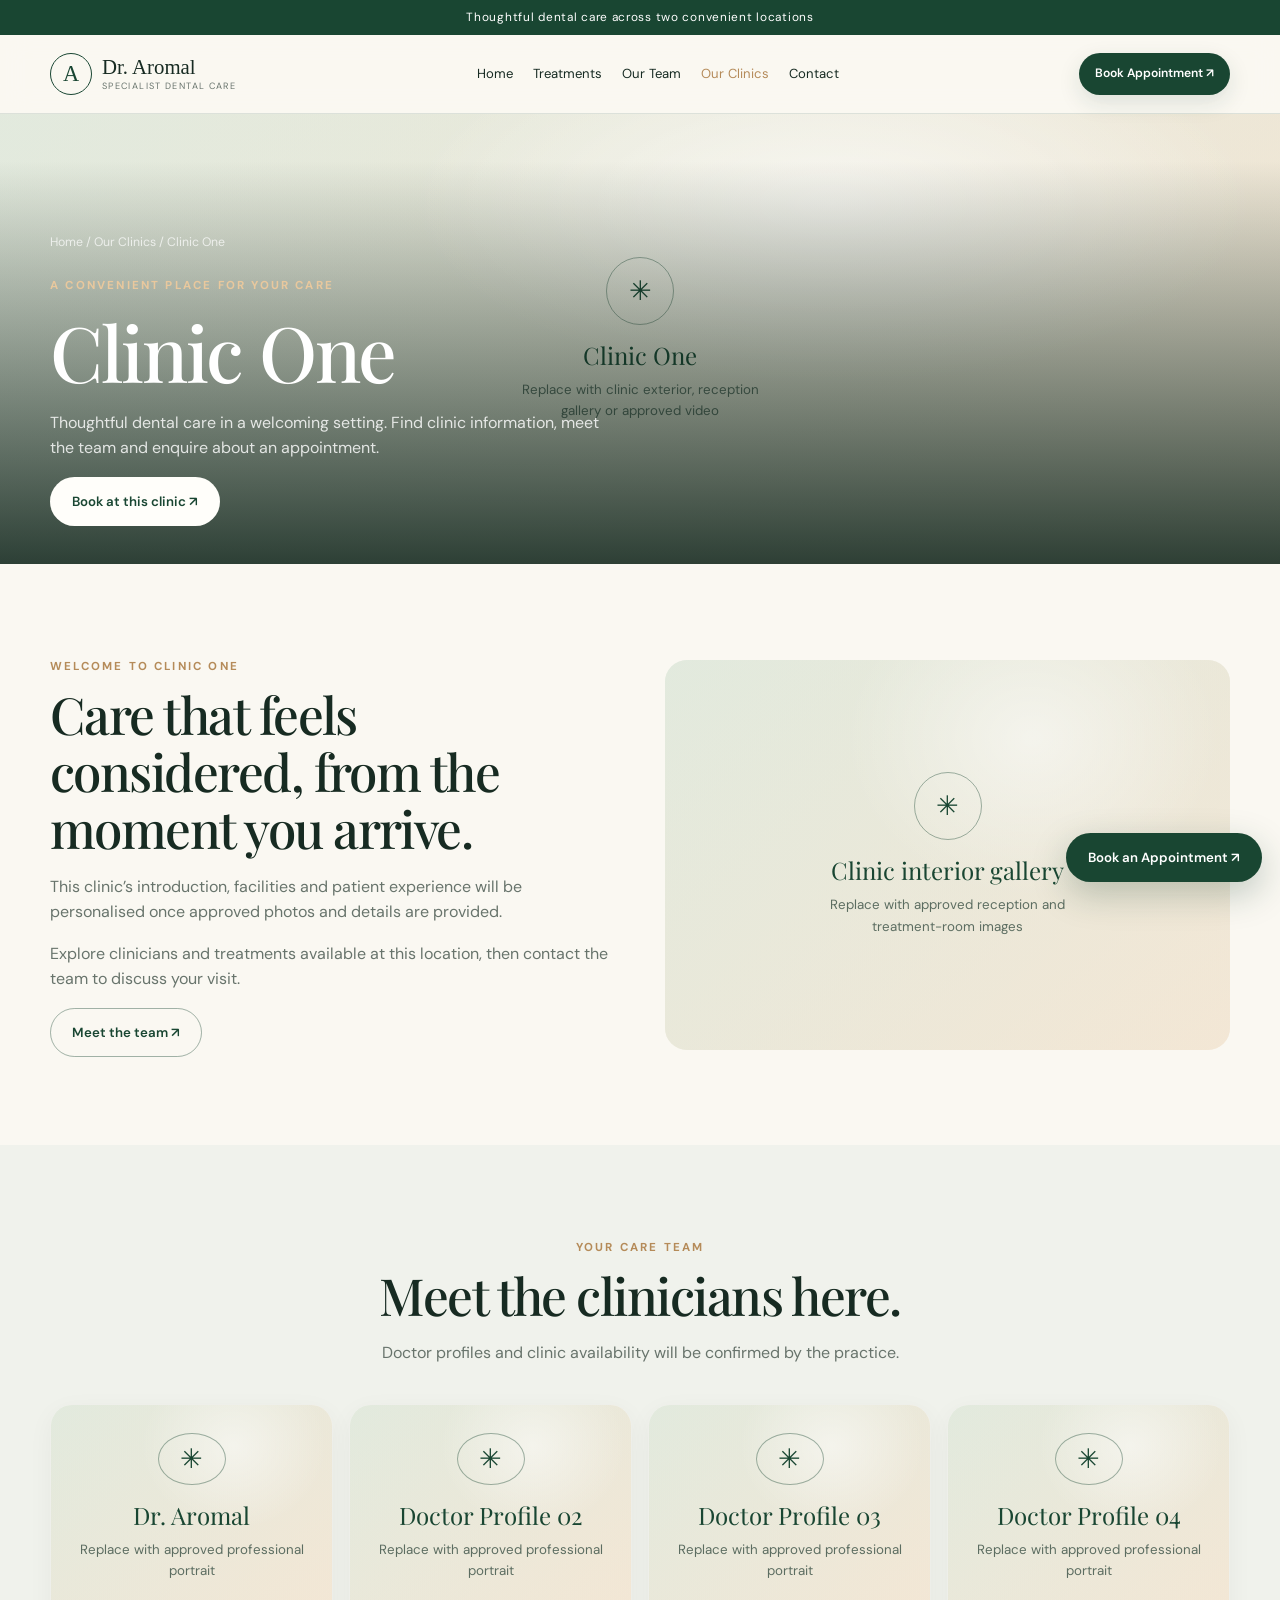
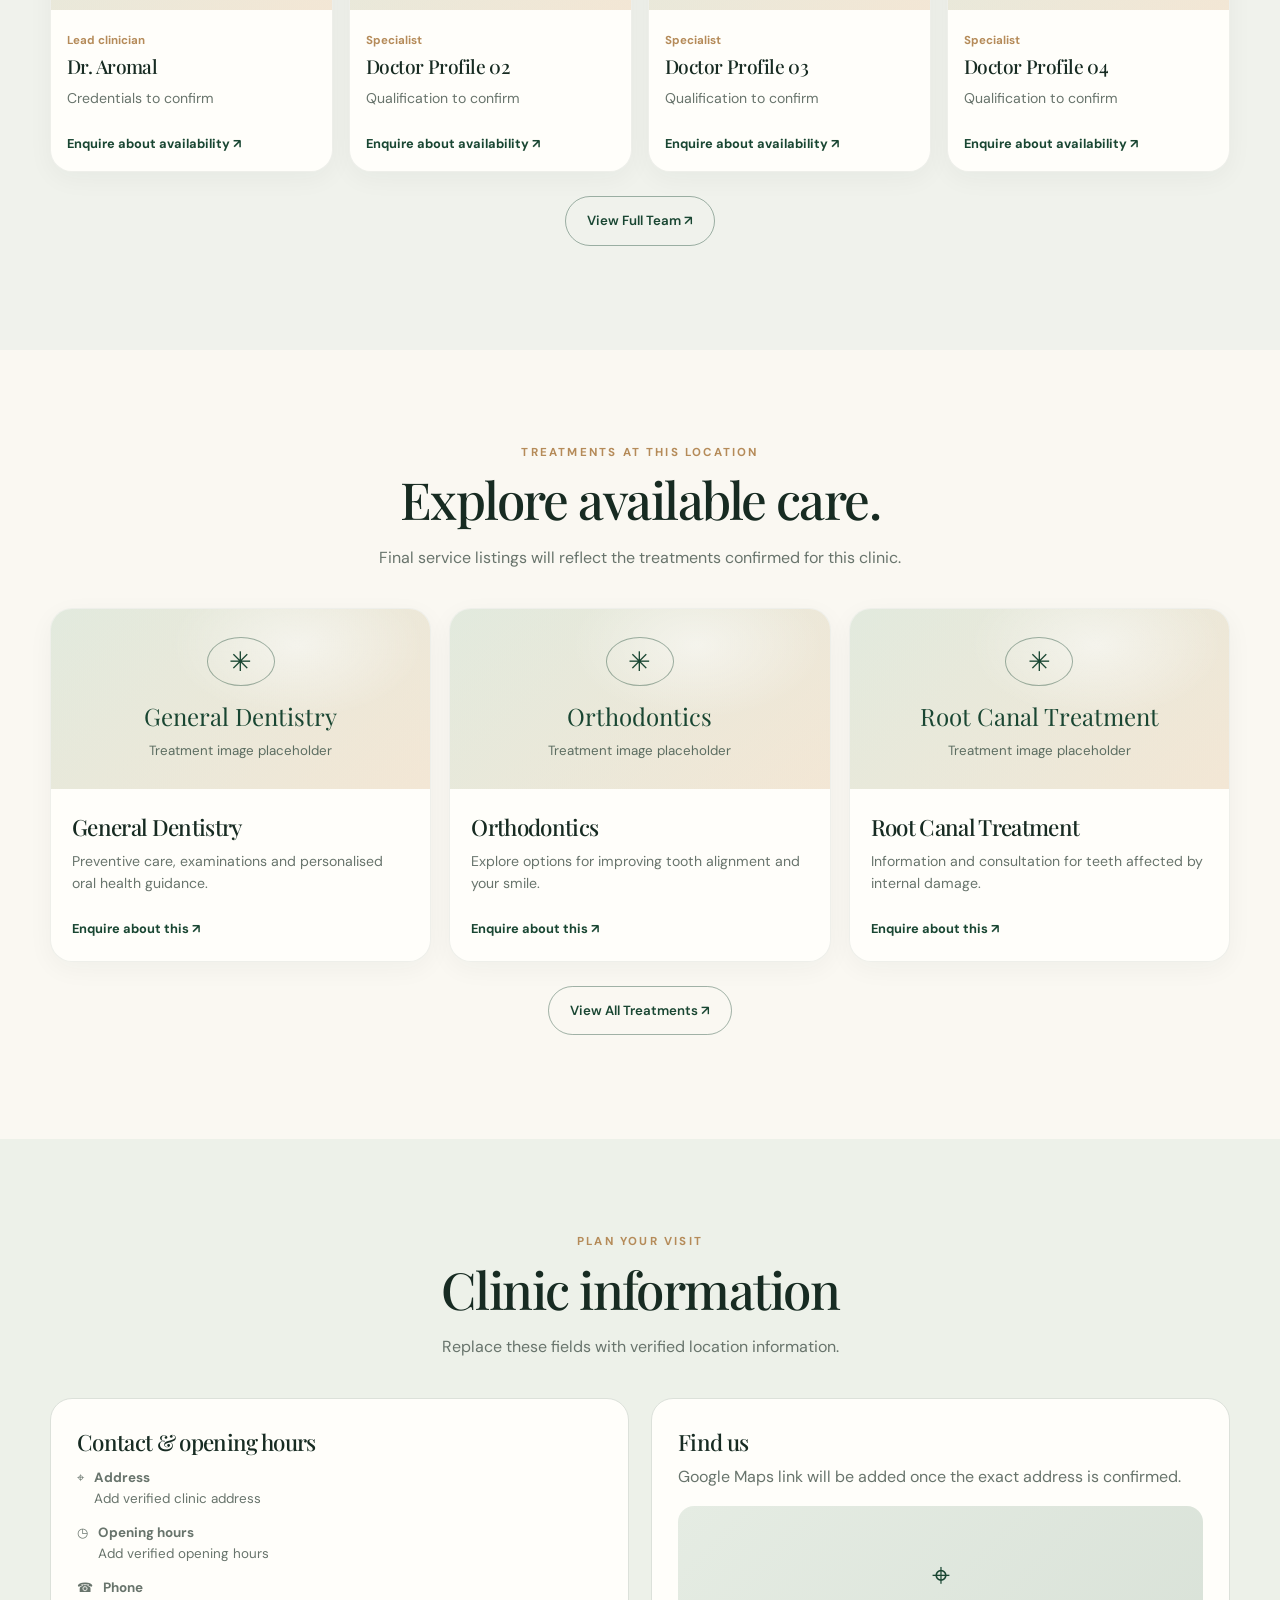
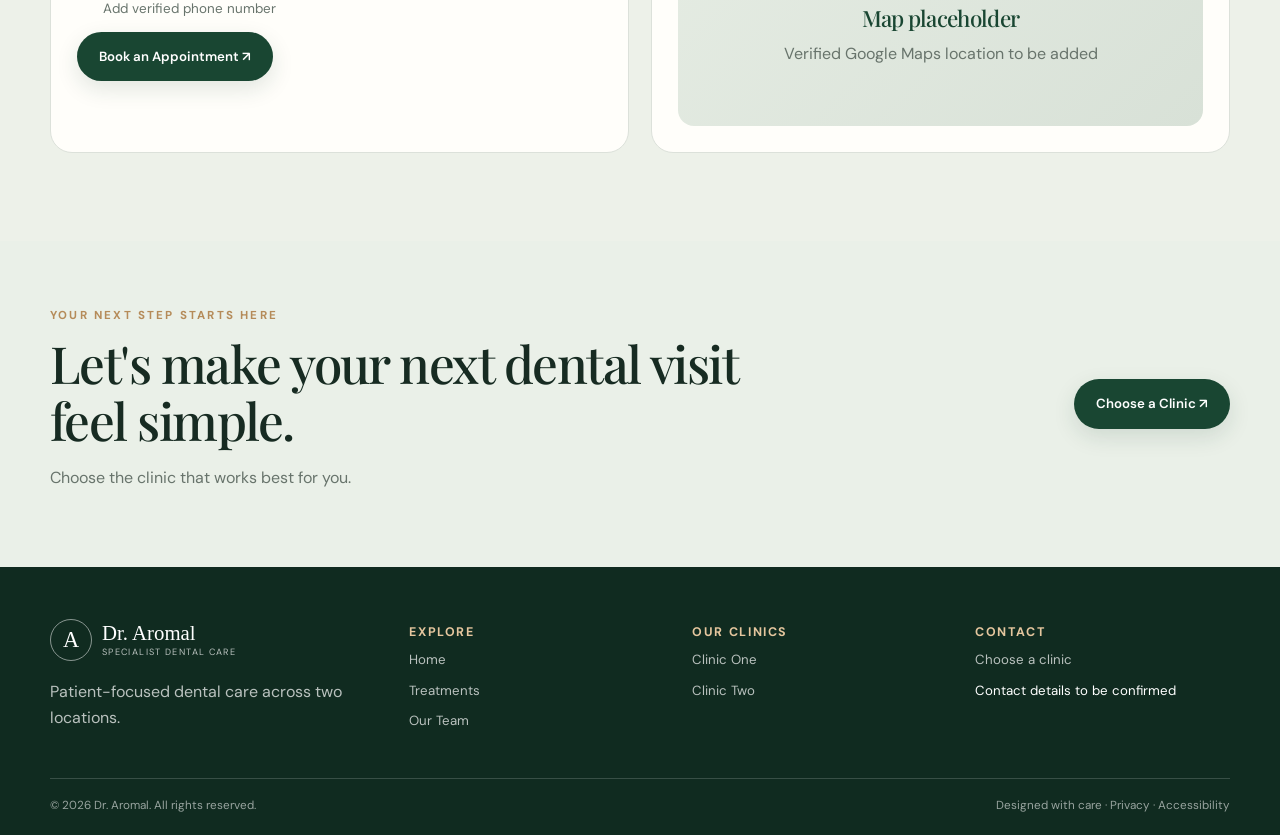
<file: clinic-one.html>
<!doctype html><html lang="en"><head><meta charset="utf-8"><meta name="viewport" content="width=device-width,initial-scale=1"><meta name="description" content="Premium dental care with Dr. Aromal across two clinic locations."><title>Clinic One | Dr. Aromal</title><link rel="icon" href="assets/icons/favicon.svg" type="image/svg+xml"><link rel="stylesheet" href="css/style.css"><link rel="stylesheet" href="css/animations.css"></head><body><div class="topbar">Thoughtful dental care across two convenient locations</div><header class="header"><div class="container nav"><a class="brand" href="index.html"><span class="brand-mark">A</span><span><span class="brand-name">Dr. Aromal</span><span class="brand-sub">Specialist Dental Care</span></span></a><nav class="nav-links"><a class="" href="index.html">Home</a><a class="" href="treatments.html">Treatments</a><a class="" href="team.html">Our Team</a><a class="active" href="#clinics">Our Clinics</a><a class="" href="#contact">Contact</a></nav><div class="nav-actions"><button class="btn btn-primary btn-small" data-book>Book Appointment ↗</button><button class="menu-toggle" aria-label="Toggle navigation" aria-expanded="false">☰</button></div></div></header><main><section class="clinic-hero"><div class="media-placeholder"><div class="media-placeholder"><span class="placeholder-icon">✳</span><strong>Clinic One</strong><small>Replace with clinic exterior, reception gallery or approved video</small></div></div><div class="clinic-hero-content"><div class="container"><div class="breadcrumb" style="color:#ffffffb5"><a href="index.html">Home</a> / Our Clinics / Clinic One</div><span class="eyebrow">A convenient place for your care</span><h1>Clinic One</h1><p>Thoughtful dental care in a welcoming setting. Find clinic information, meet the team and enquire about an appointment.</p><button class="btn btn-light" data-book>Book at this clinic ↗</button></div></div></section><section class="section"><div class="container split"><div><span class="eyebrow">Welcome to Clinic One</span><h2>Care that feels considered, from the moment you arrive.</h2><p>This clinic’s introduction, facilities and patient experience will be personalised once approved photos and details are provided.</p><p>Explore clinicians and treatments available at this location, then contact the team to discuss your visit.</p><a class="btn btn-outline" href="team.html">Meet the team ↗</a></div><div class="image-panel"><div class="media-placeholder"><span class="placeholder-icon">✳</span><strong>Clinic interior gallery</strong><small>Replace with approved reception and treatment-room images</small></div></div></div></section><section class="section" style="background:#f0f2ec"><div class="container"><div class="section-head"><span class="eyebrow">Your care team</span><h2>Meet the clinicians here.</h2><p>Doctor profiles and clinic availability will be confirmed by the practice.</p></div><div class="doctor-grid"><article class="doctor-card reveal"><div class="doctor-photo"><div class="media-placeholder"><span class="placeholder-icon">✳</span><strong>Dr. Aromal</strong><small>Replace with approved professional portrait</small></div></div><div class="card-body"><span class="doctor-role">Lead clinician</span><h3>Dr. Aromal</h3><p>Credentials to confirm</p><a class="card-link" href="#contact">Enquire about availability ↗</a></div></article><article class="doctor-card reveal"><div class="doctor-photo"><div class="media-placeholder"><span class="placeholder-icon">✳</span><strong>Doctor Profile 02</strong><small>Replace with approved professional portrait</small></div></div><div class="card-body"><span class="doctor-role">Specialist</span><h3>Doctor Profile 02</h3><p>Qualification to confirm</p><a class="card-link" href="#contact">Enquire about availability ↗</a></div></article><article class="doctor-card reveal"><div class="doctor-photo"><div class="media-placeholder"><span class="placeholder-icon">✳</span><strong>Doctor Profile 03</strong><small>Replace with approved professional portrait</small></div></div><div class="card-body"><span class="doctor-role">Specialist</span><h3>Doctor Profile 03</h3><p>Qualification to confirm</p><a class="card-link" href="#contact">Enquire about availability ↗</a></div></article><article class="doctor-card reveal"><div class="doctor-photo"><div class="media-placeholder"><span class="placeholder-icon">✳</span><strong>Doctor Profile 04</strong><small>Replace with approved professional portrait</small></div></div><div class="card-body"><span class="doctor-role">Specialist</span><h3>Doctor Profile 04</h3><p>Qualification to confirm</p><a class="card-link" href="#contact">Enquire about availability ↗</a></div></article></div><p style="text-align:center;margin-top:24px"><a class="btn btn-outline" href="team.html">View Full Team ↗</a></p></div></section><section class="section"><div class="container"><div class="section-head"><span class="eyebrow">Treatments at this location</span><h2>Explore available care.</h2><p>Final service listings will reflect the treatments confirmed for this clinic.</p></div><div class="treatment-grid"><article class="treatment-card reveal"><div class="card-media"><div class="media-placeholder"><span class="placeholder-icon">✳</span><strong>General Dentistry</strong><small>Treatment image placeholder</small></div></div><div class="card-body"><h3>General Dentistry</h3><p>Preventive care, examinations and personalised oral health guidance.</p><a class="card-link" href="#contact">Enquire about this ↗</a></div></article><article class="treatment-card reveal"><div class="card-media"><div class="media-placeholder"><span class="placeholder-icon">✳</span><strong>Orthodontics</strong><small>Treatment image placeholder</small></div></div><div class="card-body"><h3>Orthodontics</h3><p>Explore options for improving tooth alignment and your smile.</p><a class="card-link" href="#contact">Enquire about this ↗</a></div></article><article class="treatment-card reveal"><div class="card-media"><div class="media-placeholder"><span class="placeholder-icon">✳</span><strong>Root Canal Treatment</strong><small>Treatment image placeholder</small></div></div><div class="card-body"><h3>Root Canal Treatment</h3><p>Information and consultation for teeth affected by internal damage.</p><a class="card-link" href="#contact">Enquire about this ↗</a></div></article></div><p style="text-align:center;margin-top:24px"><a class="btn btn-outline" href="treatments.html">View All Treatments ↗</a></p></div></section><section class="section" style="background:#edf1e9"><div class="container"><div class="section-head"><span class="eyebrow">Plan your visit</span><h2>Clinic information</h2><p>Replace these fields with verified location information.</p></div><div class="clinic-details"><div class="detail-card"><h3>Contact & opening hours</h3><div class="meta-line">⌖ <span><strong>Address</strong><br>Add verified clinic address</span></div><div class="meta-line">◷ <span><strong>Opening hours</strong><br>Add verified opening hours</span></div><div class="meta-line">☎ <span><strong>Phone</strong><br>Add verified phone number</span></div><button class="btn btn-primary" data-book>Book an Appointment ↗</button></div><div class="detail-card"><h3>Find us</h3><p>Google Maps link will be added once the exact address is confirmed.</p><div class="map-placeholder"><div><span style="font-size:2rem">⌖</span><h3>Map placeholder</h3><p>Verified Google Maps location to be added</p></div></div></div></div></div></section></main><section class="cta-band" id="contact"><div class="container cta-inner"><div><span class="eyebrow">Your next step starts here</span><h2>Let's make your next dental visit feel simple.</h2><p>Choose the clinic that works best for you.</p></div><button class="btn btn-primary" data-book>Choose a Clinic ↗</button></div></section><footer class="footer"><div class="container"><div class="footer-grid"><div><a class="brand" href="index.html"><span class="brand-mark">A</span><span><span class="brand-name" style="color:white">Dr. Aromal</span><span class="brand-sub">Specialist Dental Care</span></span></a><p style="margin-top:18px">Patient-focused dental care across two locations.</p></div><div><h3>Explore</h3><div class="footer-links"><a href="index.html">Home</a><a href="treatments.html">Treatments</a><a href="team.html">Our Team</a></div></div><div><h3>Our Clinics</h3><div class="footer-links"><a href="clinic-one.html">Clinic One</a><a href="clinic-two.html">Clinic Two</a></div></div><div><h3>Contact</h3><div class="footer-links"><a href="#contact" data-book>Choose a clinic</a><span>Contact details to be confirmed</span></div></div></div><div class="footer-bottom"><span>© <span data-year></span> Dr. Aromal. All rights reserved.</span><span>Designed with care · Privacy · Accessibility</span></div></div></footer><button class="btn btn-primary floating-book" data-book>Book an Appointment ↗</button><div class="modal-backdrop" aria-hidden="true"><div class="booking-modal" role="dialog" aria-modal="true" aria-labelledby="booking-title"><button class="modal-close" aria-label="Close">×</button><span class="eyebrow">Appointment enquiry</span><h2 id="booking-title">Where would you like to visit?</h2><p>Select your preferred clinic so your enquiry goes to the right place.</p><div class="booking-options"><button class="booking-option" data-clinic-choice="one"><strong>Clinic One ↗</strong><span>Contact options</span></button><button class="booking-option" data-clinic-choice="two"><strong>Clinic Two ↗</strong><span>Contact options</span></button></div><div class="booking-result"><p style="width:100%">Selected: <strong id="selected-clinic-label">Clinic</strong></p><button class="btn btn-primary" data-book-whatsapp>Continue on WhatsApp</button><button class="btn btn-outline" data-book-call>Call clinic</button></div><p class="empty-note">Appointments are confirmed directly with the clinic.</p></div></div><script src="js/config.js"></script><script src="js/main.js"></script><script>document.querySelectorAll("[data-year]").forEach(e=>e.textContent=new Date().getFullYear())</script></body></html>
</file>
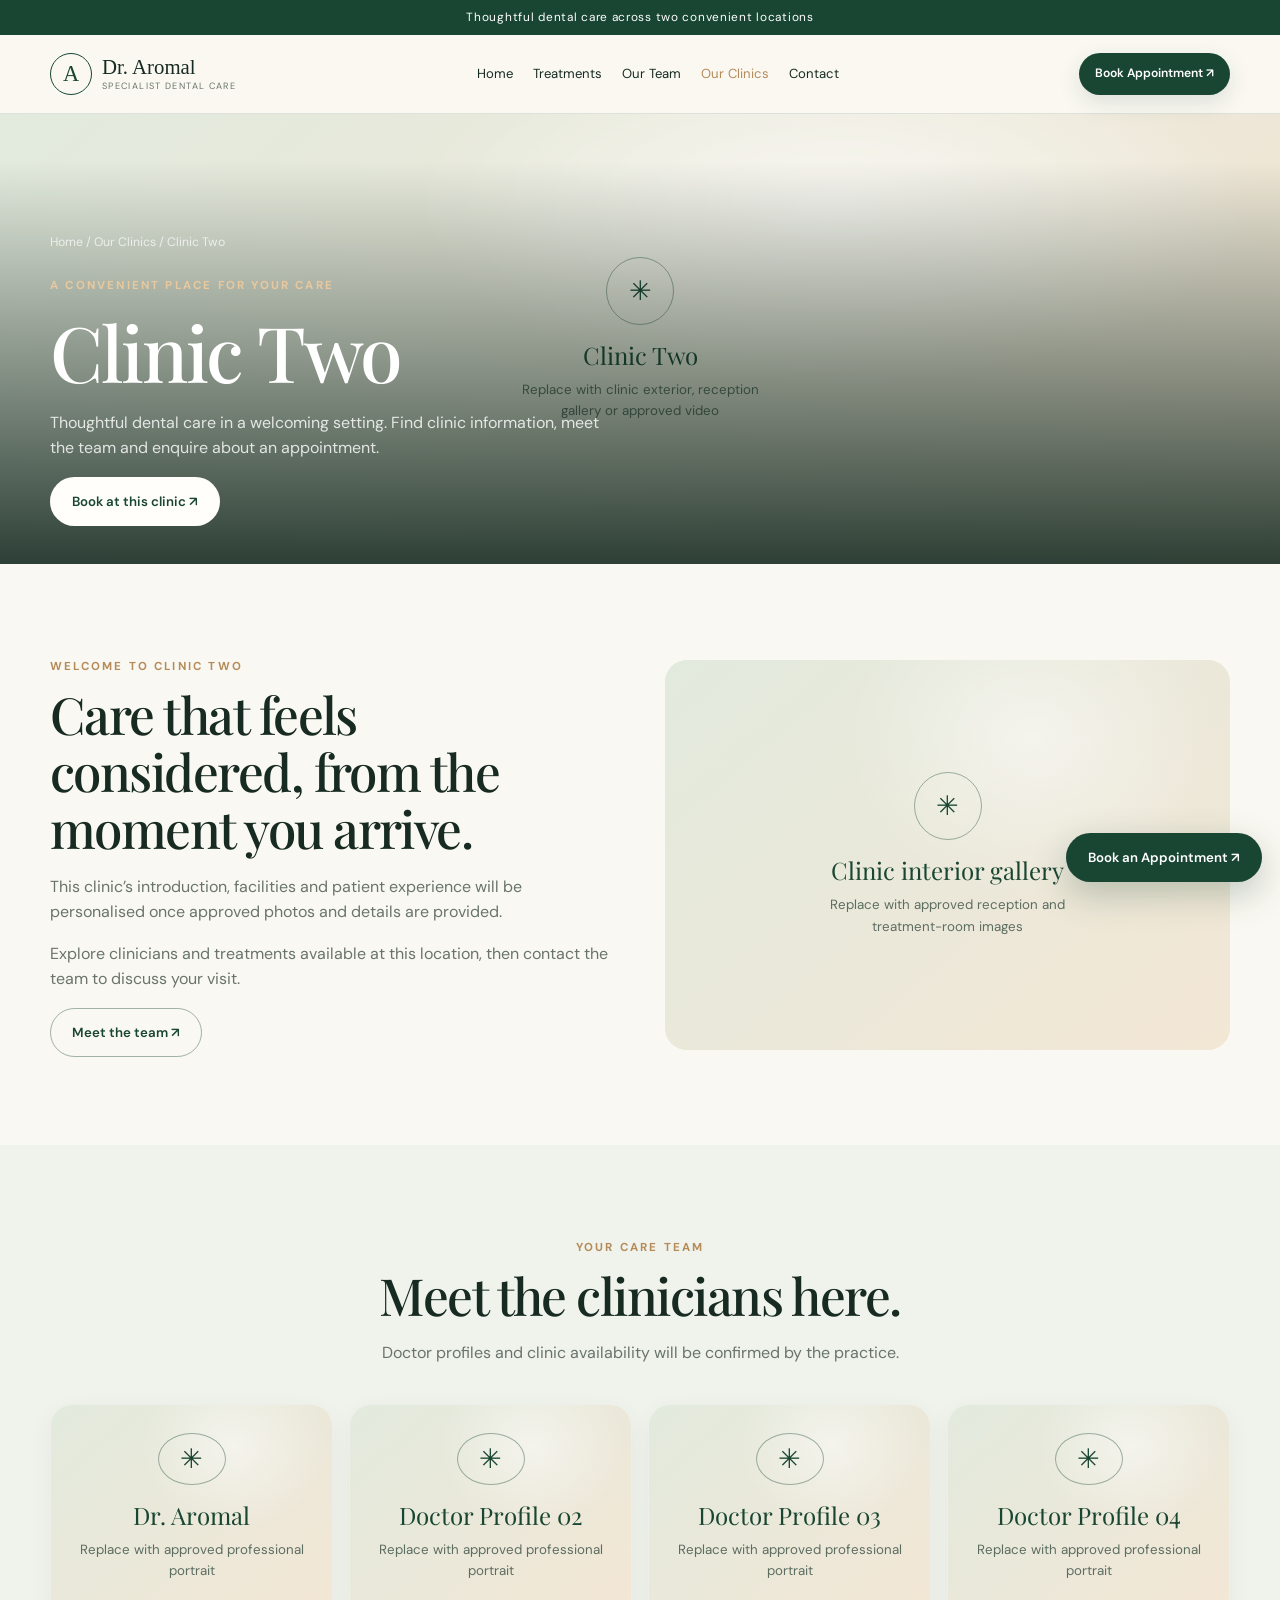
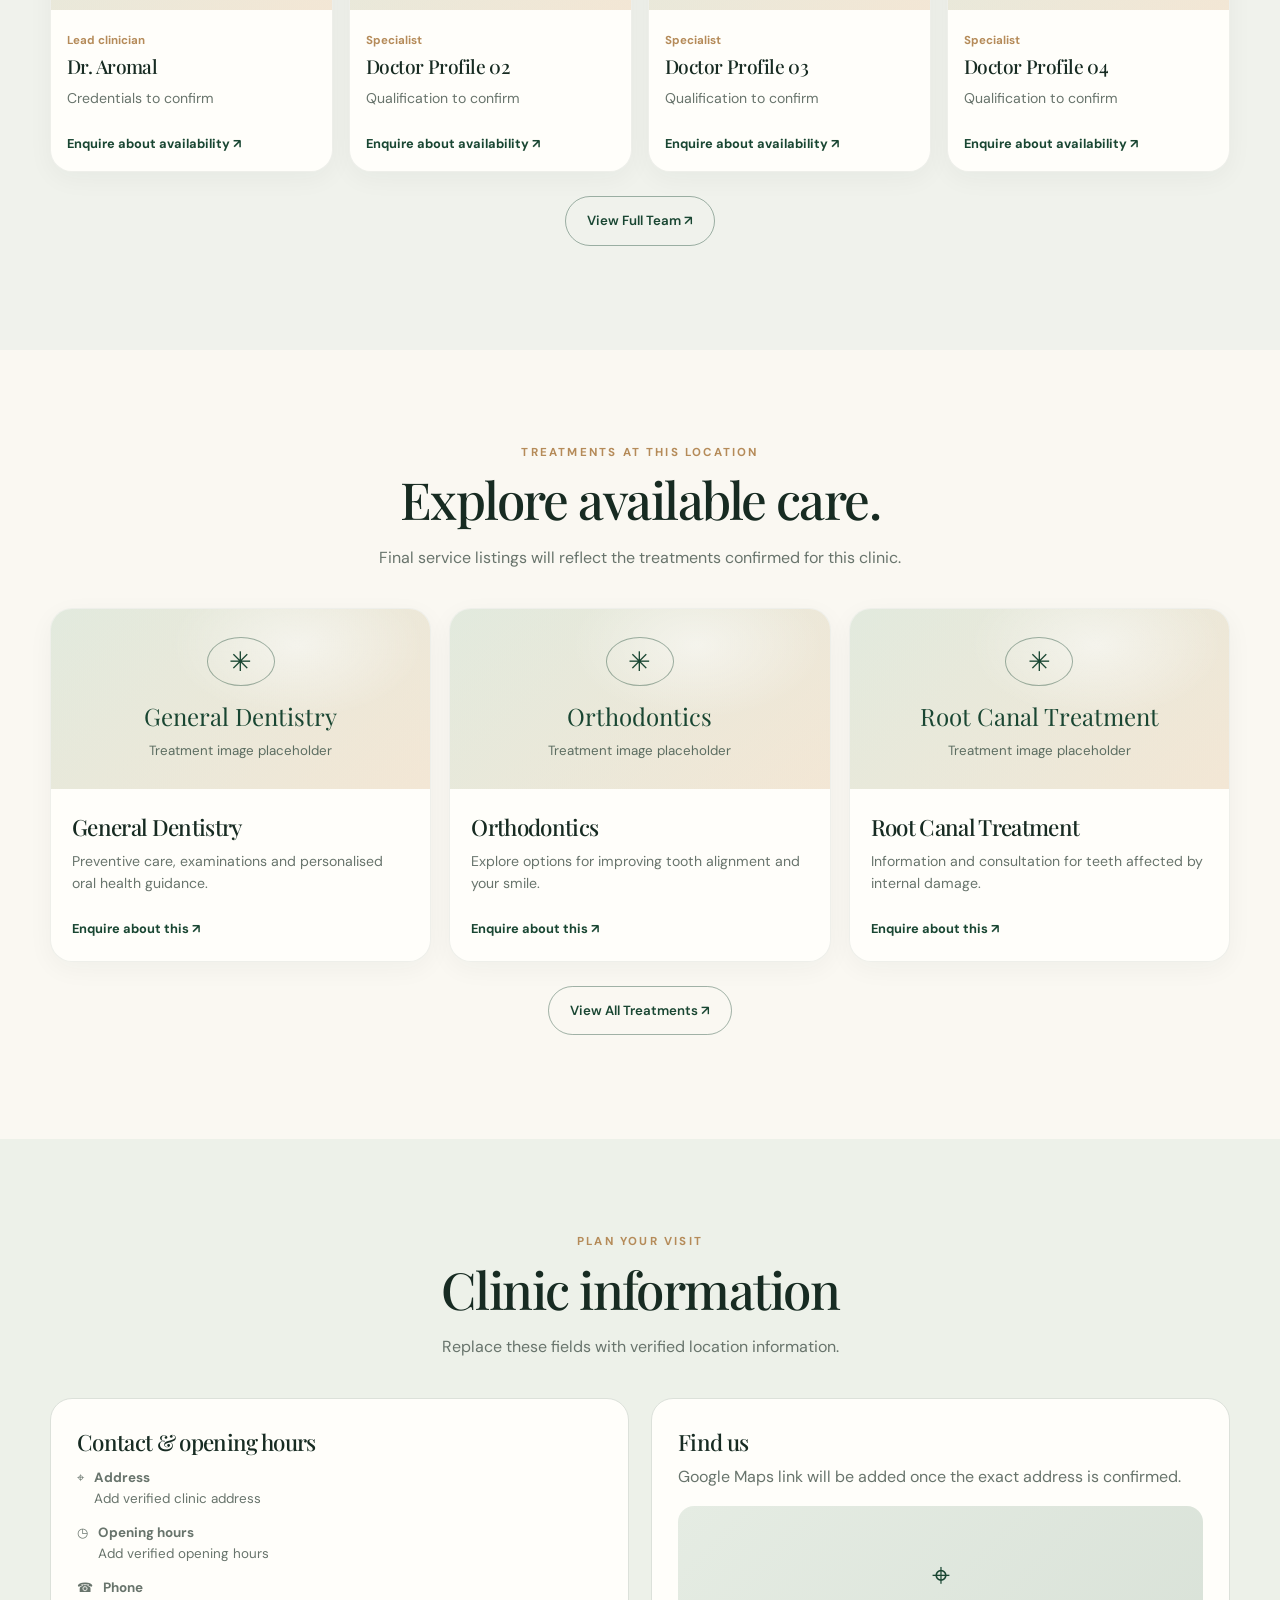
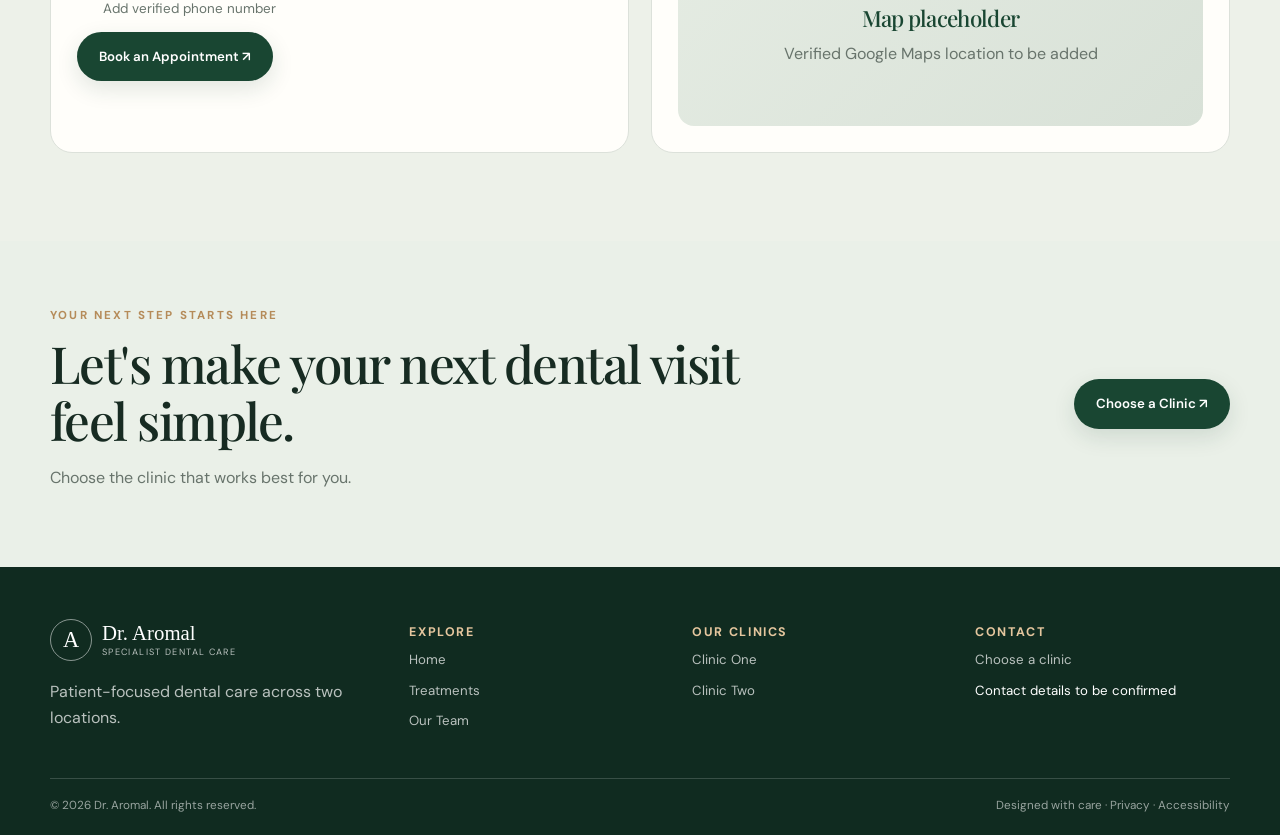
<file: clinic-two.html>
<!doctype html><html lang="en"><head><meta charset="utf-8"><meta name="viewport" content="width=device-width,initial-scale=1"><meta name="description" content="Premium dental care with Dr. Aromal across two clinic locations."><title>Clinic Two | Dr. Aromal</title><link rel="icon" href="assets/icons/favicon.svg" type="image/svg+xml"><link rel="stylesheet" href="css/style.css"><link rel="stylesheet" href="css/animations.css"></head><body><div class="topbar">Thoughtful dental care across two convenient locations</div><header class="header"><div class="container nav"><a class="brand" href="index.html"><span class="brand-mark">A</span><span><span class="brand-name">Dr. Aromal</span><span class="brand-sub">Specialist Dental Care</span></span></a><nav class="nav-links"><a class="" href="index.html">Home</a><a class="" href="treatments.html">Treatments</a><a class="" href="team.html">Our Team</a><a class="active" href="#clinics">Our Clinics</a><a class="" href="#contact">Contact</a></nav><div class="nav-actions"><button class="btn btn-primary btn-small" data-book>Book Appointment ↗</button><button class="menu-toggle" aria-label="Toggle navigation" aria-expanded="false">☰</button></div></div></header><main><section class="clinic-hero"><div class="media-placeholder"><div class="media-placeholder"><span class="placeholder-icon">✳</span><strong>Clinic Two</strong><small>Replace with clinic exterior, reception gallery or approved video</small></div></div><div class="clinic-hero-content"><div class="container"><div class="breadcrumb" style="color:#ffffffb5"><a href="index.html">Home</a> / Our Clinics / Clinic Two</div><span class="eyebrow">A convenient place for your care</span><h1>Clinic Two</h1><p>Thoughtful dental care in a welcoming setting. Find clinic information, meet the team and enquire about an appointment.</p><button class="btn btn-light" data-book>Book at this clinic ↗</button></div></div></section><section class="section"><div class="container split"><div><span class="eyebrow">Welcome to Clinic Two</span><h2>Care that feels considered, from the moment you arrive.</h2><p>This clinic’s introduction, facilities and patient experience will be personalised once approved photos and details are provided.</p><p>Explore clinicians and treatments available at this location, then contact the team to discuss your visit.</p><a class="btn btn-outline" href="team.html">Meet the team ↗</a></div><div class="image-panel"><div class="media-placeholder"><span class="placeholder-icon">✳</span><strong>Clinic interior gallery</strong><small>Replace with approved reception and treatment-room images</small></div></div></div></section><section class="section" style="background:#f0f2ec"><div class="container"><div class="section-head"><span class="eyebrow">Your care team</span><h2>Meet the clinicians here.</h2><p>Doctor profiles and clinic availability will be confirmed by the practice.</p></div><div class="doctor-grid"><article class="doctor-card reveal"><div class="doctor-photo"><div class="media-placeholder"><span class="placeholder-icon">✳</span><strong>Dr. Aromal</strong><small>Replace with approved professional portrait</small></div></div><div class="card-body"><span class="doctor-role">Lead clinician</span><h3>Dr. Aromal</h3><p>Credentials to confirm</p><a class="card-link" href="#contact">Enquire about availability ↗</a></div></article><article class="doctor-card reveal"><div class="doctor-photo"><div class="media-placeholder"><span class="placeholder-icon">✳</span><strong>Doctor Profile 02</strong><small>Replace with approved professional portrait</small></div></div><div class="card-body"><span class="doctor-role">Specialist</span><h3>Doctor Profile 02</h3><p>Qualification to confirm</p><a class="card-link" href="#contact">Enquire about availability ↗</a></div></article><article class="doctor-card reveal"><div class="doctor-photo"><div class="media-placeholder"><span class="placeholder-icon">✳</span><strong>Doctor Profile 03</strong><small>Replace with approved professional portrait</small></div></div><div class="card-body"><span class="doctor-role">Specialist</span><h3>Doctor Profile 03</h3><p>Qualification to confirm</p><a class="card-link" href="#contact">Enquire about availability ↗</a></div></article><article class="doctor-card reveal"><div class="doctor-photo"><div class="media-placeholder"><span class="placeholder-icon">✳</span><strong>Doctor Profile 04</strong><small>Replace with approved professional portrait</small></div></div><div class="card-body"><span class="doctor-role">Specialist</span><h3>Doctor Profile 04</h3><p>Qualification to confirm</p><a class="card-link" href="#contact">Enquire about availability ↗</a></div></article></div><p style="text-align:center;margin-top:24px"><a class="btn btn-outline" href="team.html">View Full Team ↗</a></p></div></section><section class="section"><div class="container"><div class="section-head"><span class="eyebrow">Treatments at this location</span><h2>Explore available care.</h2><p>Final service listings will reflect the treatments confirmed for this clinic.</p></div><div class="treatment-grid"><article class="treatment-card reveal"><div class="card-media"><div class="media-placeholder"><span class="placeholder-icon">✳</span><strong>General Dentistry</strong><small>Treatment image placeholder</small></div></div><div class="card-body"><h3>General Dentistry</h3><p>Preventive care, examinations and personalised oral health guidance.</p><a class="card-link" href="#contact">Enquire about this ↗</a></div></article><article class="treatment-card reveal"><div class="card-media"><div class="media-placeholder"><span class="placeholder-icon">✳</span><strong>Orthodontics</strong><small>Treatment image placeholder</small></div></div><div class="card-body"><h3>Orthodontics</h3><p>Explore options for improving tooth alignment and your smile.</p><a class="card-link" href="#contact">Enquire about this ↗</a></div></article><article class="treatment-card reveal"><div class="card-media"><div class="media-placeholder"><span class="placeholder-icon">✳</span><strong>Root Canal Treatment</strong><small>Treatment image placeholder</small></div></div><div class="card-body"><h3>Root Canal Treatment</h3><p>Information and consultation for teeth affected by internal damage.</p><a class="card-link" href="#contact">Enquire about this ↗</a></div></article></div><p style="text-align:center;margin-top:24px"><a class="btn btn-outline" href="treatments.html">View All Treatments ↗</a></p></div></section><section class="section" style="background:#edf1e9"><div class="container"><div class="section-head"><span class="eyebrow">Plan your visit</span><h2>Clinic information</h2><p>Replace these fields with verified location information.</p></div><div class="clinic-details"><div class="detail-card"><h3>Contact & opening hours</h3><div class="meta-line">⌖ <span><strong>Address</strong><br>Add verified clinic address</span></div><div class="meta-line">◷ <span><strong>Opening hours</strong><br>Add verified opening hours</span></div><div class="meta-line">☎ <span><strong>Phone</strong><br>Add verified phone number</span></div><button class="btn btn-primary" data-book>Book an Appointment ↗</button></div><div class="detail-card"><h3>Find us</h3><p>Google Maps link will be added once the exact address is confirmed.</p><div class="map-placeholder"><div><span style="font-size:2rem">⌖</span><h3>Map placeholder</h3><p>Verified Google Maps location to be added</p></div></div></div></div></div></section></main><section class="cta-band" id="contact"><div class="container cta-inner"><div><span class="eyebrow">Your next step starts here</span><h2>Let's make your next dental visit feel simple.</h2><p>Choose the clinic that works best for you.</p></div><button class="btn btn-primary" data-book>Choose a Clinic ↗</button></div></section><footer class="footer"><div class="container"><div class="footer-grid"><div><a class="brand" href="index.html"><span class="brand-mark">A</span><span><span class="brand-name" style="color:white">Dr. Aromal</span><span class="brand-sub">Specialist Dental Care</span></span></a><p style="margin-top:18px">Patient-focused dental care across two locations.</p></div><div><h3>Explore</h3><div class="footer-links"><a href="index.html">Home</a><a href="treatments.html">Treatments</a><a href="team.html">Our Team</a></div></div><div><h3>Our Clinics</h3><div class="footer-links"><a href="clinic-one.html">Clinic One</a><a href="clinic-two.html">Clinic Two</a></div></div><div><h3>Contact</h3><div class="footer-links"><a href="#contact" data-book>Choose a clinic</a><span>Contact details to be confirmed</span></div></div></div><div class="footer-bottom"><span>© <span data-year></span> Dr. Aromal. All rights reserved.</span><span>Designed with care · Privacy · Accessibility</span></div></div></footer><button class="btn btn-primary floating-book" data-book>Book an Appointment ↗</button><div class="modal-backdrop" aria-hidden="true"><div class="booking-modal" role="dialog" aria-modal="true" aria-labelledby="booking-title"><button class="modal-close" aria-label="Close">×</button><span class="eyebrow">Appointment enquiry</span><h2 id="booking-title">Where would you like to visit?</h2><p>Select your preferred clinic so your enquiry goes to the right place.</p><div class="booking-options"><button class="booking-option" data-clinic-choice="one"><strong>Clinic One ↗</strong><span>Contact options</span></button><button class="booking-option" data-clinic-choice="two"><strong>Clinic Two ↗</strong><span>Contact options</span></button></div><div class="booking-result"><p style="width:100%">Selected: <strong id="selected-clinic-label">Clinic</strong></p><button class="btn btn-primary" data-book-whatsapp>Continue on WhatsApp</button><button class="btn btn-outline" data-book-call>Call clinic</button></div><p class="empty-note">Appointments are confirmed directly with the clinic.</p></div></div><script src="js/config.js"></script><script src="js/main.js"></script><script>document.querySelectorAll("[data-year]").forEach(e=>e.textContent=new Date().getFullYear())</script></body></html>
</file>
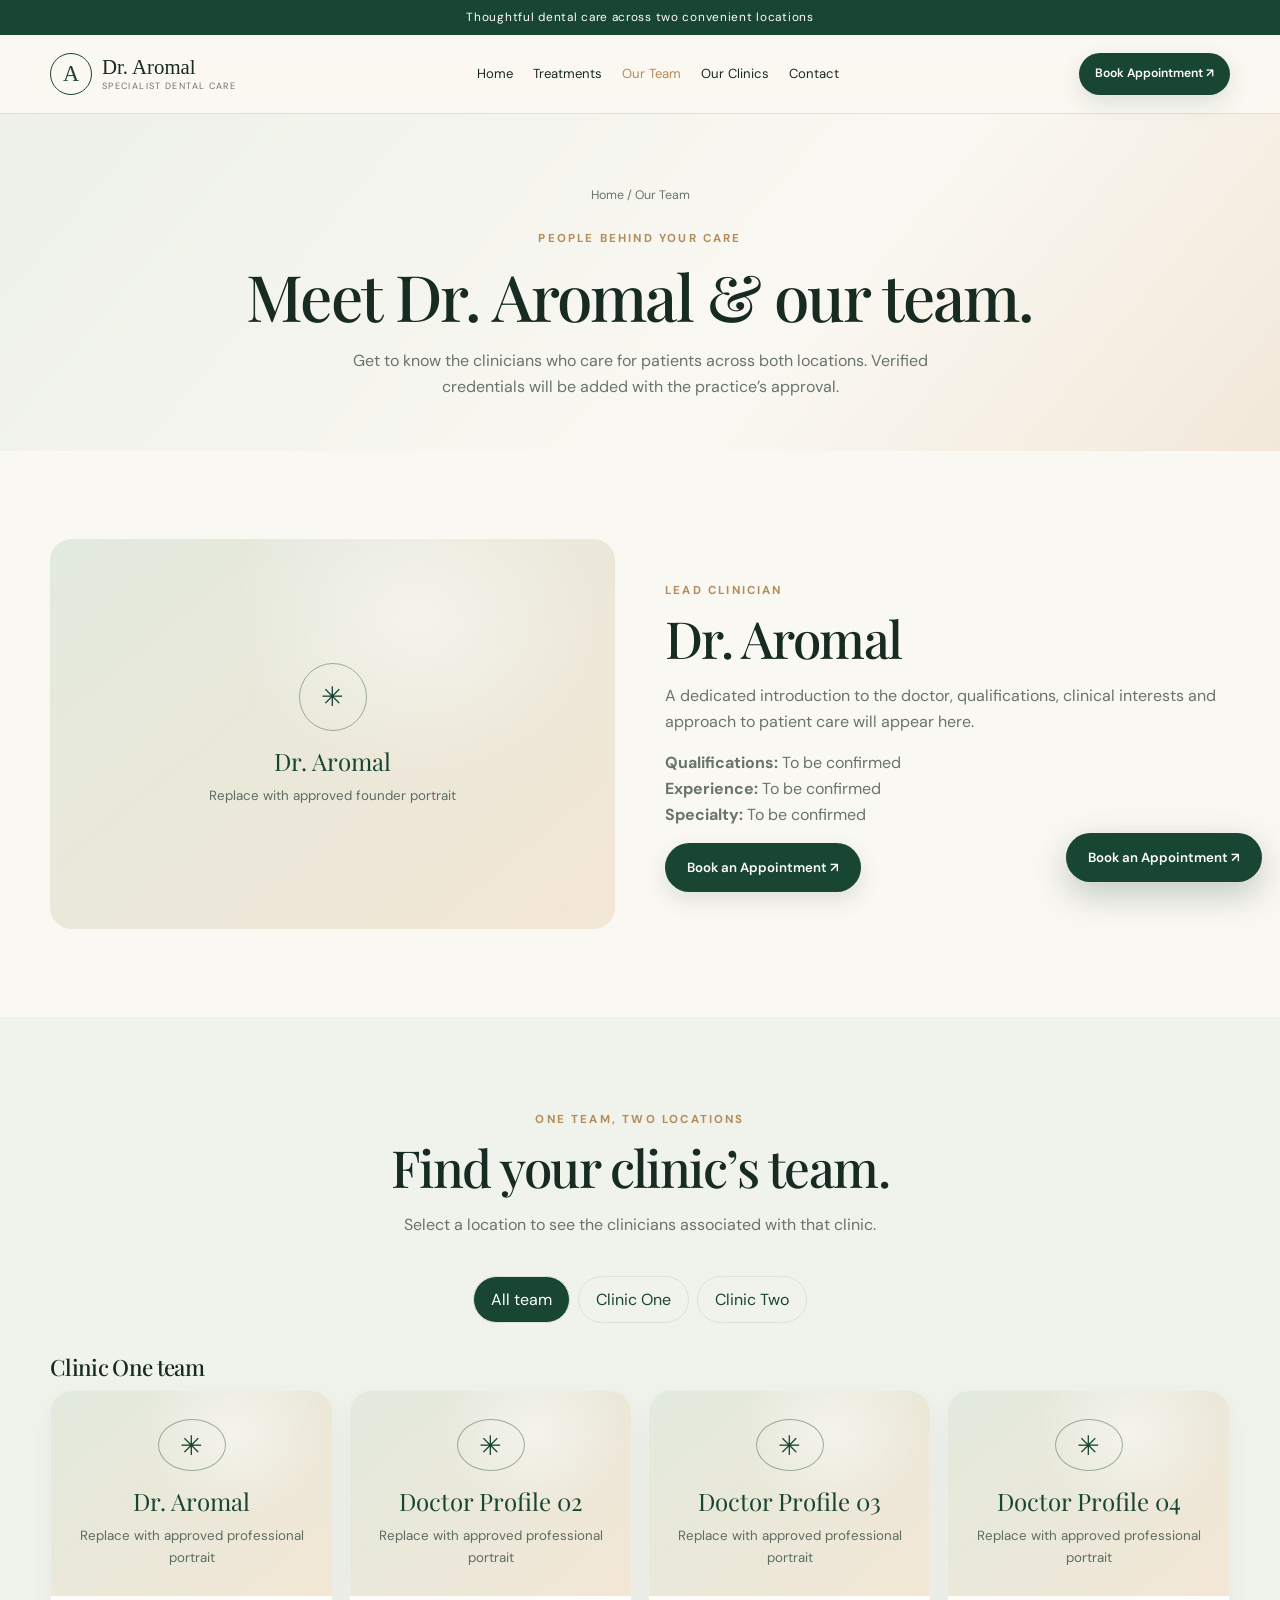
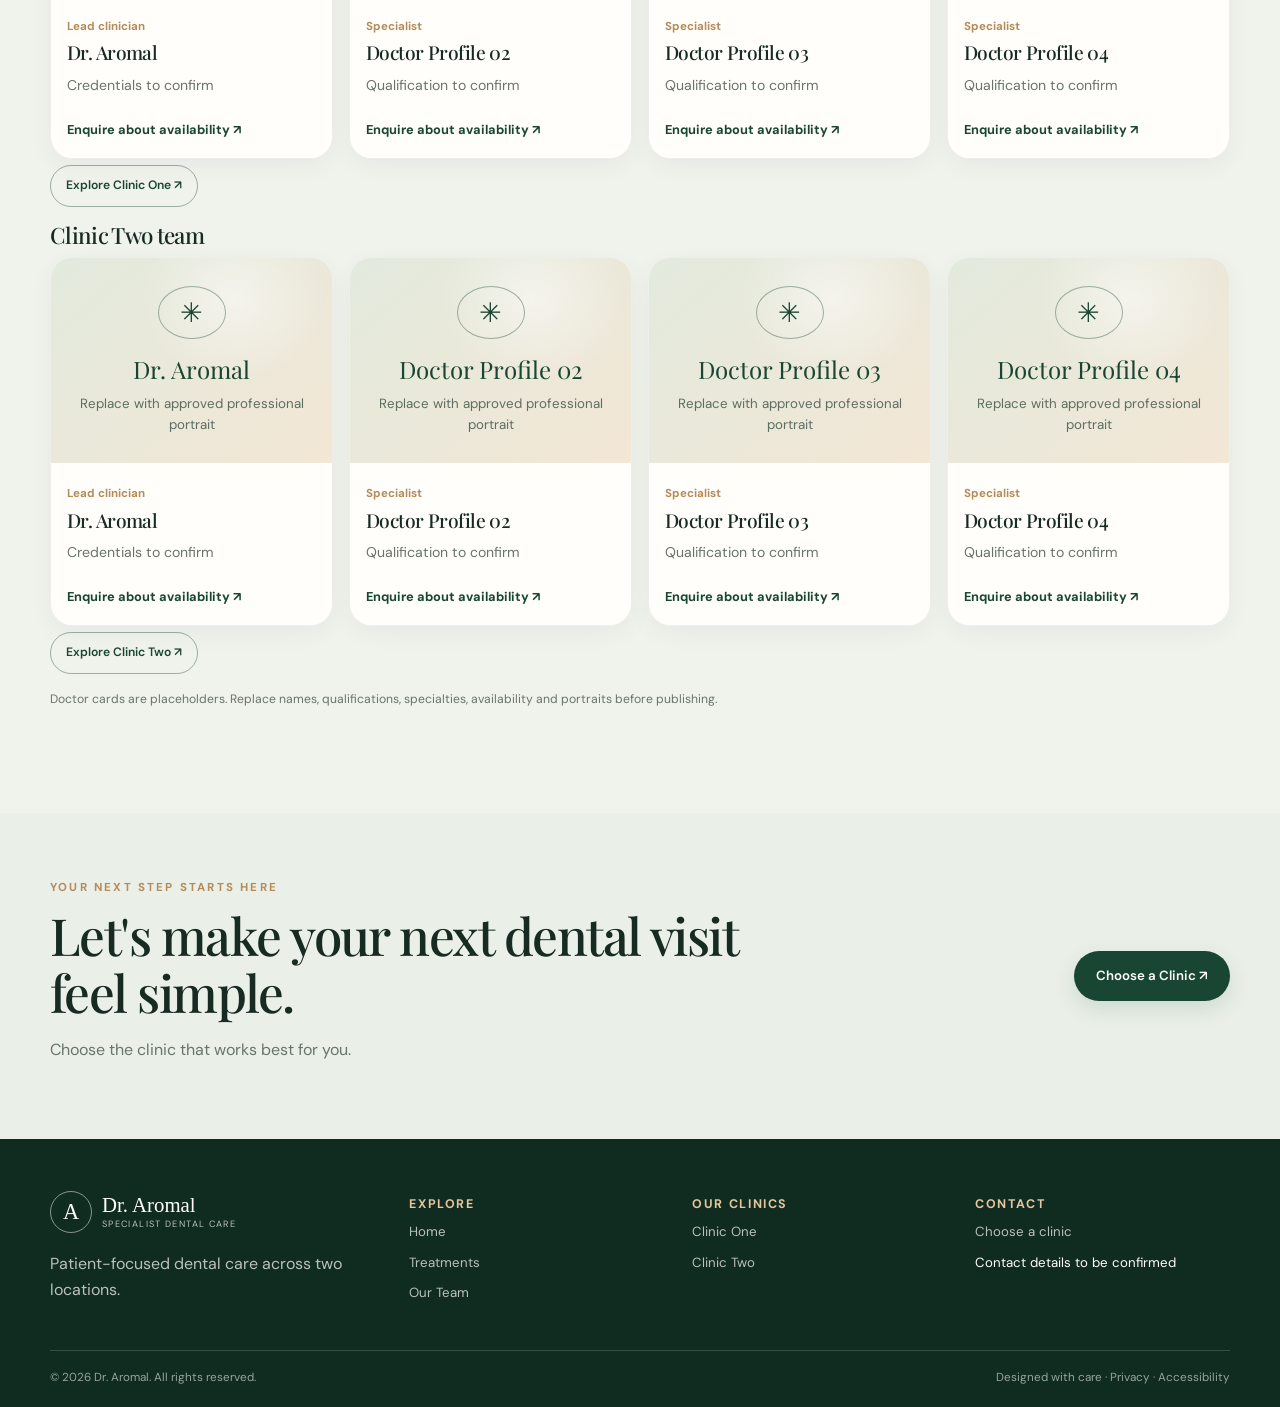
<file: team.html>
<!doctype html><html lang="en"><head><meta charset="utf-8"><meta name="viewport" content="width=device-width,initial-scale=1"><meta name="description" content="Premium dental care with Dr. Aromal across two clinic locations."><title>Dr. Aromal & Our Team | Dr. Aromal</title><link rel="icon" href="assets/icons/favicon.svg" type="image/svg+xml"><link rel="stylesheet" href="css/style.css"><link rel="stylesheet" href="css/animations.css"></head><body><div class="topbar">Thoughtful dental care across two convenient locations</div><header class="header"><div class="container nav"><a class="brand" href="index.html"><span class="brand-mark">A</span><span><span class="brand-name">Dr. Aromal</span><span class="brand-sub">Specialist Dental Care</span></span></a><nav class="nav-links"><a class="" href="index.html">Home</a><a class="" href="treatments.html">Treatments</a><a class="active" href="team.html">Our Team</a><a class="" href="#clinics">Our Clinics</a><a class="" href="#contact">Contact</a></nav><div class="nav-actions"><button class="btn btn-primary btn-small" data-book>Book Appointment ↗</button><button class="menu-toggle" aria-label="Toggle navigation" aria-expanded="false">☰</button></div></div></header><main><section class="page-hero"><div class="container"><div class="breadcrumb"><a href="index.html">Home</a> / Our Team</div><span class="eyebrow">People behind your care</span><h1>Meet Dr. Aromal & our team.</h1><p>Get to know the clinicians who care for patients across both locations. Verified credentials will be added with the practice’s approval.</p></div></section><section class="section"><div class="container split"><div class="image-panel"><div class="media-placeholder"><span class="placeholder-icon">✳</span><strong>Dr. Aromal</strong><small>Replace with approved founder portrait</small></div></div><div><span class="eyebrow">Lead clinician</span><h2>Dr. Aromal</h2><p>A dedicated introduction to the doctor, qualifications, clinical interests and approach to patient care will appear here.</p><p><strong>Qualifications:</strong> To be confirmed<br><strong>Experience:</strong> To be confirmed<br><strong>Specialty:</strong> To be confirmed</p><button class="btn btn-primary" data-book>Book an Appointment ↗</button></div></div></section><section class="section" style="background:#f0f2ec"><div class="container"><div class="section-head"><span class="eyebrow">One team, two locations</span><h2>Find your clinic’s team.</h2><p>Select a location to see the clinicians associated with that clinic.</p></div><div class="clinic-filter"><button class="filter-btn active" data-team-filter="all">All team</button><button class="filter-btn" data-team-filter="one">Clinic One</button><button class="filter-btn" data-team-filter="two">Clinic Two</button></div><div data-team-location="one"><h3>Clinic One team</h3><div class="doctor-grid"><article class="doctor-card reveal"><div class="doctor-photo"><div class="media-placeholder"><span class="placeholder-icon">✳</span><strong>Dr. Aromal</strong><small>Replace with approved professional portrait</small></div></div><div class="card-body"><span class="doctor-role">Lead clinician</span><h3>Dr. Aromal</h3><p>Credentials to confirm</p><a class="card-link" href="#contact">Enquire about availability ↗</a></div></article><article class="doctor-card reveal"><div class="doctor-photo"><div class="media-placeholder"><span class="placeholder-icon">✳</span><strong>Doctor Profile 02</strong><small>Replace with approved professional portrait</small></div></div><div class="card-body"><span class="doctor-role">Specialist</span><h3>Doctor Profile 02</h3><p>Qualification to confirm</p><a class="card-link" href="#contact">Enquire about availability ↗</a></div></article><article class="doctor-card reveal"><div class="doctor-photo"><div class="media-placeholder"><span class="placeholder-icon">✳</span><strong>Doctor Profile 03</strong><small>Replace with approved professional portrait</small></div></div><div class="card-body"><span class="doctor-role">Specialist</span><h3>Doctor Profile 03</h3><p>Qualification to confirm</p><a class="card-link" href="#contact">Enquire about availability ↗</a></div></article><article class="doctor-card reveal"><div class="doctor-photo"><div class="media-placeholder"><span class="placeholder-icon">✳</span><strong>Doctor Profile 04</strong><small>Replace with approved professional portrait</small></div></div><div class="card-body"><span class="doctor-role">Specialist</span><h3>Doctor Profile 04</h3><p>Qualification to confirm</p><a class="card-link" href="#contact">Enquire about availability ↗</a></div></article></div><p><a class="btn btn-outline btn-small" href="clinic-one.html">Explore Clinic One ↗</a></p></div><div data-team-location="two"><h3>Clinic Two team</h3><div class="doctor-grid"><article class="doctor-card reveal"><div class="doctor-photo"><div class="media-placeholder"><span class="placeholder-icon">✳</span><strong>Dr. Aromal</strong><small>Replace with approved professional portrait</small></div></div><div class="card-body"><span class="doctor-role">Lead clinician</span><h3>Dr. Aromal</h3><p>Credentials to confirm</p><a class="card-link" href="#contact">Enquire about availability ↗</a></div></article><article class="doctor-card reveal"><div class="doctor-photo"><div class="media-placeholder"><span class="placeholder-icon">✳</span><strong>Doctor Profile 02</strong><small>Replace with approved professional portrait</small></div></div><div class="card-body"><span class="doctor-role">Specialist</span><h3>Doctor Profile 02</h3><p>Qualification to confirm</p><a class="card-link" href="#contact">Enquire about availability ↗</a></div></article><article class="doctor-card reveal"><div class="doctor-photo"><div class="media-placeholder"><span class="placeholder-icon">✳</span><strong>Doctor Profile 03</strong><small>Replace with approved professional portrait</small></div></div><div class="card-body"><span class="doctor-role">Specialist</span><h3>Doctor Profile 03</h3><p>Qualification to confirm</p><a class="card-link" href="#contact">Enquire about availability ↗</a></div></article><article class="doctor-card reveal"><div class="doctor-photo"><div class="media-placeholder"><span class="placeholder-icon">✳</span><strong>Doctor Profile 04</strong><small>Replace with approved professional portrait</small></div></div><div class="card-body"><span class="doctor-role">Specialist</span><h3>Doctor Profile 04</h3><p>Qualification to confirm</p><a class="card-link" href="#contact">Enquire about availability ↗</a></div></article></div><p><a class="btn btn-outline btn-small" href="clinic-two.html">Explore Clinic Two ↗</a></p></div><p class="empty-note">Doctor cards are placeholders. Replace names, qualifications, specialties, availability and portraits before publishing.</p></div></section></main><section class="cta-band" id="contact"><div class="container cta-inner"><div><span class="eyebrow">Your next step starts here</span><h2>Let's make your next dental visit feel simple.</h2><p>Choose the clinic that works best for you.</p></div><button class="btn btn-primary" data-book>Choose a Clinic ↗</button></div></section><footer class="footer"><div class="container"><div class="footer-grid"><div><a class="brand" href="index.html"><span class="brand-mark">A</span><span><span class="brand-name" style="color:white">Dr. Aromal</span><span class="brand-sub">Specialist Dental Care</span></span></a><p style="margin-top:18px">Patient-focused dental care across two locations.</p></div><div><h3>Explore</h3><div class="footer-links"><a href="index.html">Home</a><a href="treatments.html">Treatments</a><a href="team.html">Our Team</a></div></div><div><h3>Our Clinics</h3><div class="footer-links"><a href="clinic-one.html">Clinic One</a><a href="clinic-two.html">Clinic Two</a></div></div><div><h3>Contact</h3><div class="footer-links"><a href="#contact" data-book>Choose a clinic</a><span>Contact details to be confirmed</span></div></div></div><div class="footer-bottom"><span>© <span data-year></span> Dr. Aromal. All rights reserved.</span><span>Designed with care · Privacy · Accessibility</span></div></div></footer><button class="btn btn-primary floating-book" data-book>Book an Appointment ↗</button><div class="modal-backdrop" aria-hidden="true"><div class="booking-modal" role="dialog" aria-modal="true" aria-labelledby="booking-title"><button class="modal-close" aria-label="Close">×</button><span class="eyebrow">Appointment enquiry</span><h2 id="booking-title">Where would you like to visit?</h2><p>Select your preferred clinic so your enquiry goes to the right place.</p><div class="booking-options"><button class="booking-option" data-clinic-choice="one"><strong>Clinic One ↗</strong><span>Contact options</span></button><button class="booking-option" data-clinic-choice="two"><strong>Clinic Two ↗</strong><span>Contact options</span></button></div><div class="booking-result"><p style="width:100%">Selected: <strong id="selected-clinic-label">Clinic</strong></p><button class="btn btn-primary" data-book-whatsapp>Continue on WhatsApp</button><button class="btn btn-outline" data-book-call>Call clinic</button></div><p class="empty-note">Appointments are confirmed directly with the clinic.</p></div></div><script src="js/config.js"></script><script src="js/main.js"></script><script>document.querySelectorAll("[data-year]").forEach(e=>e.textContent=new Date().getFullYear())</script></body></html>
</file>
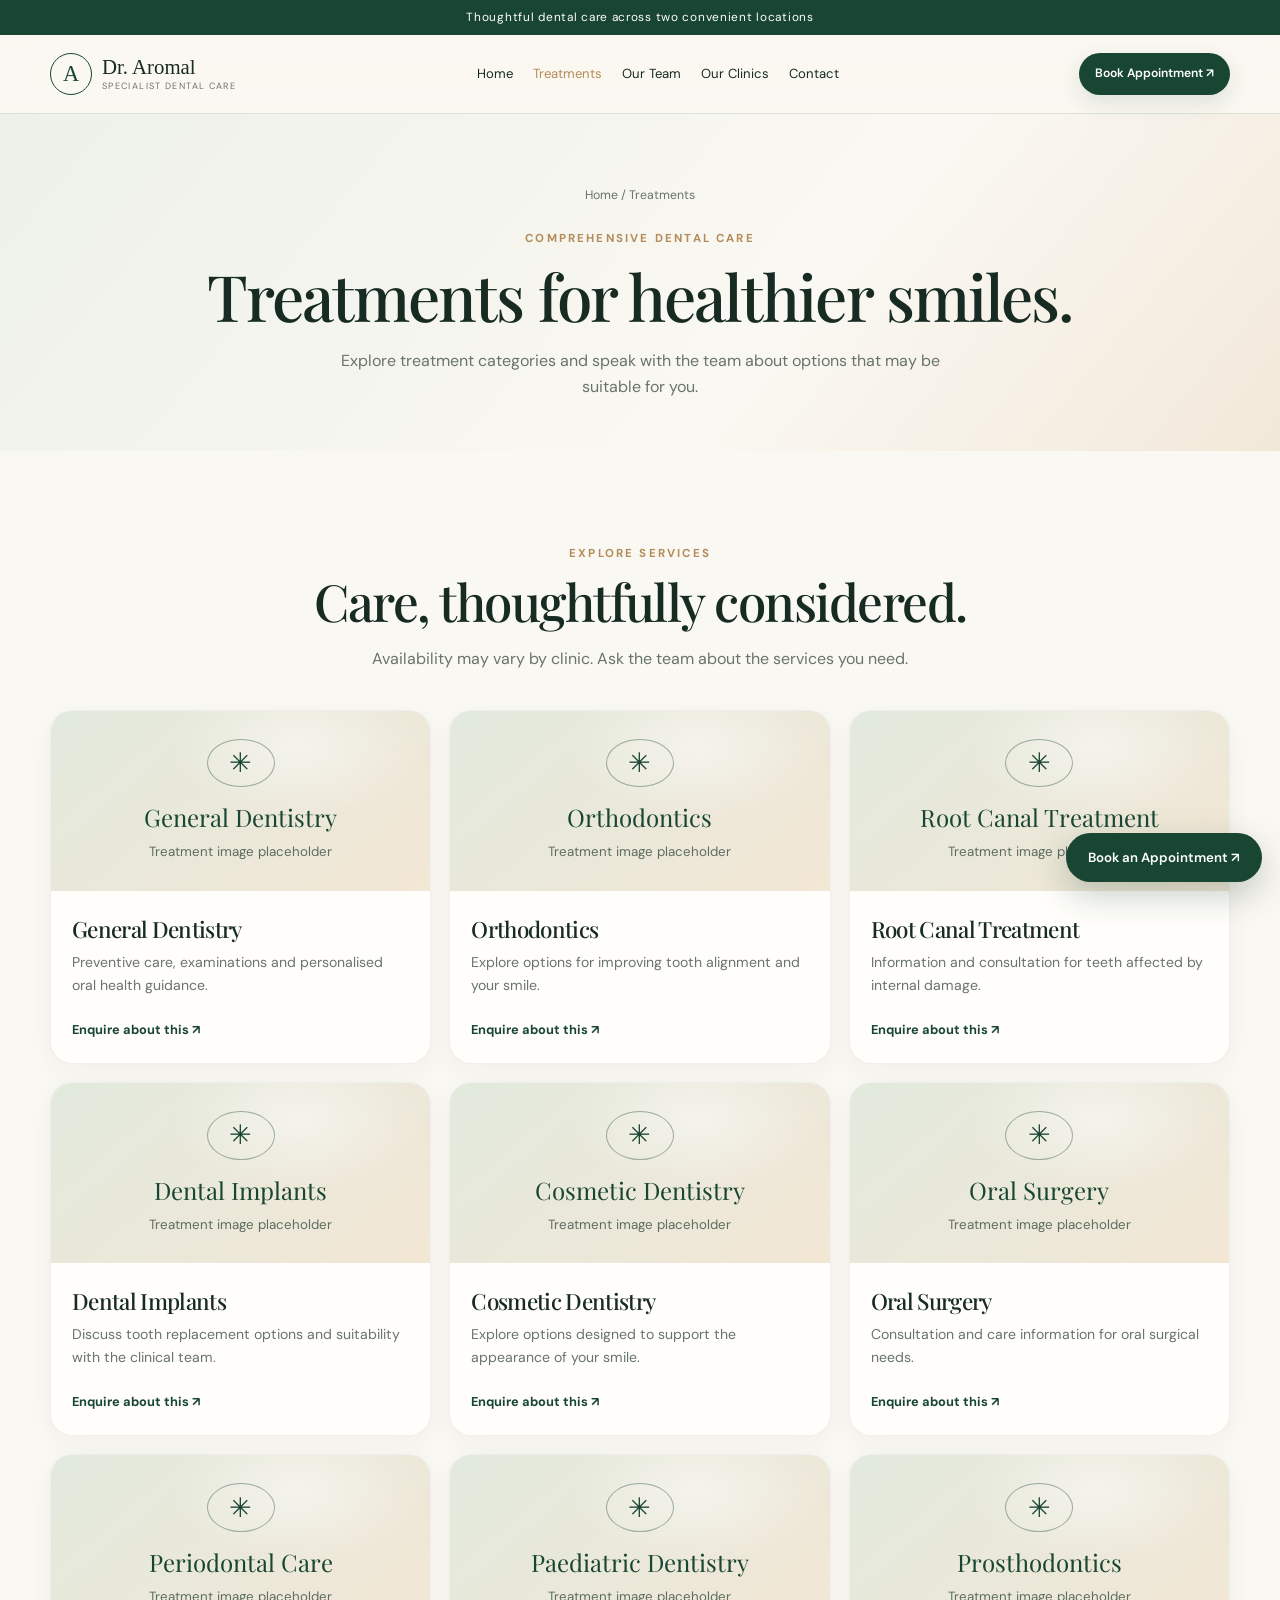
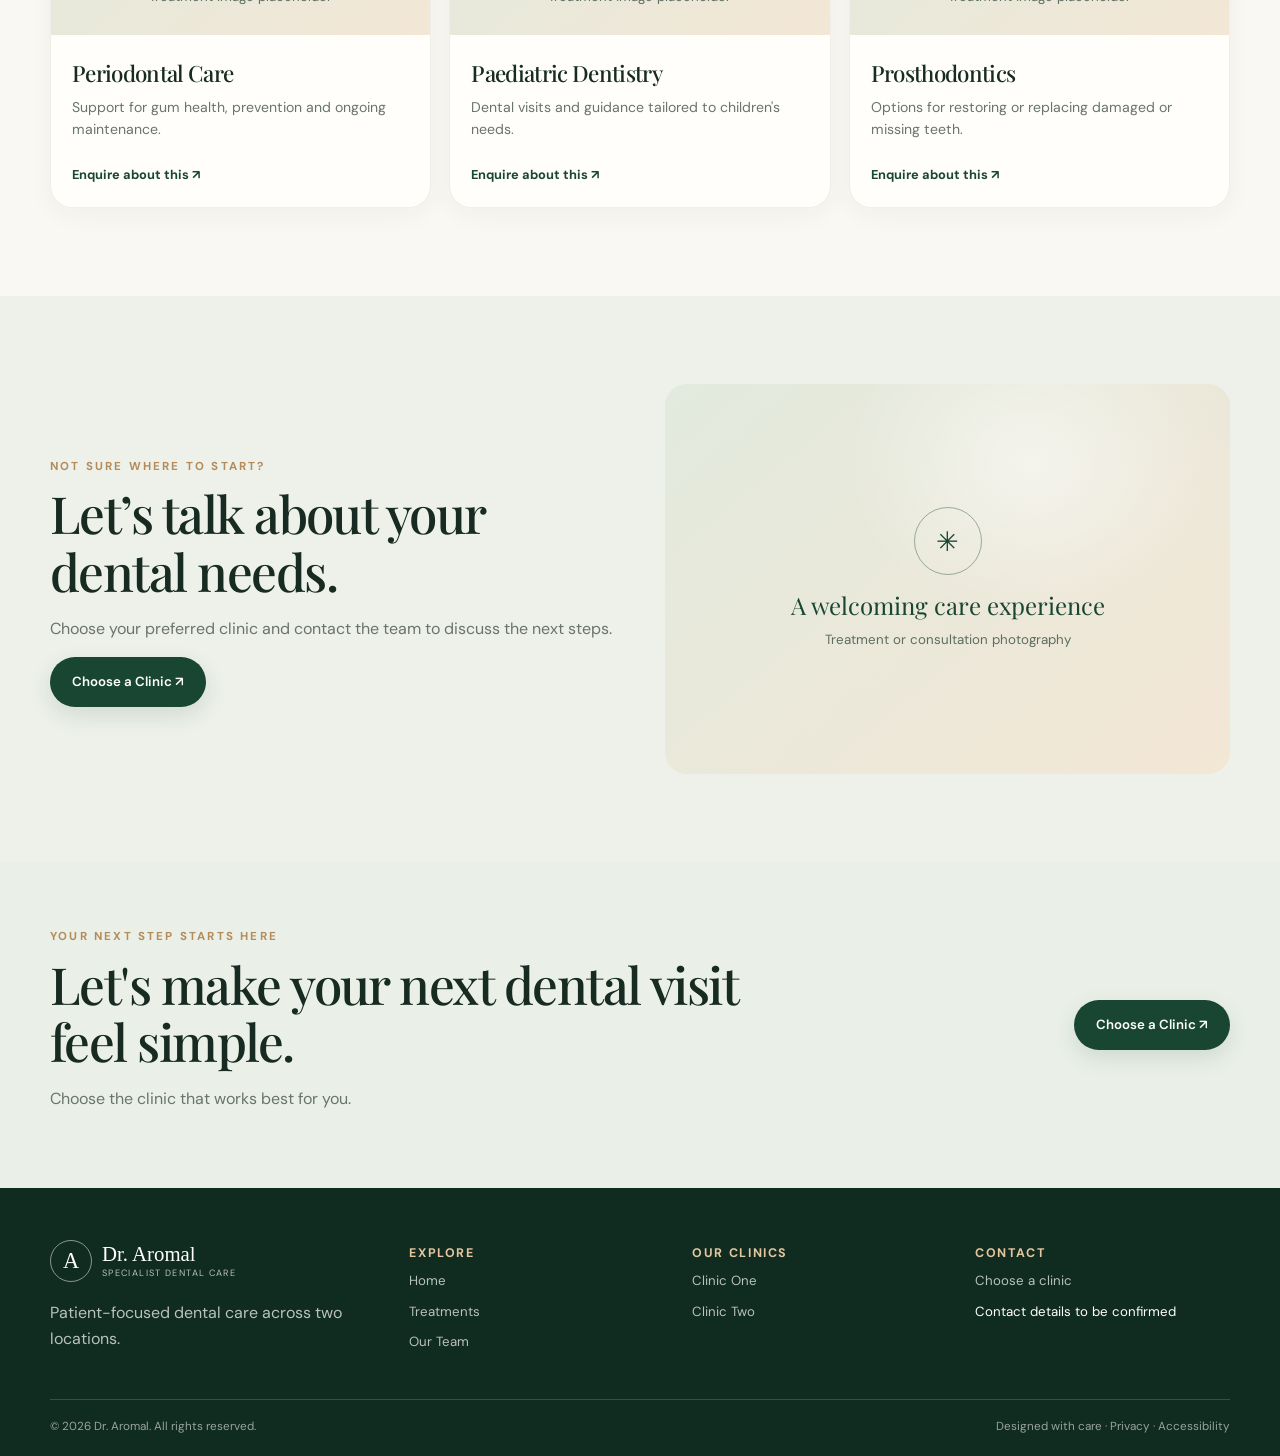
<file: treatments.html>
<!doctype html><html lang="en"><head><meta charset="utf-8"><meta name="viewport" content="width=device-width,initial-scale=1"><meta name="description" content="Premium dental care with Dr. Aromal across two clinic locations."><title>Treatments | Dr. Aromal</title><link rel="icon" href="assets/icons/favicon.svg" type="image/svg+xml"><link rel="stylesheet" href="css/style.css"><link rel="stylesheet" href="css/animations.css"></head><body><div class="topbar">Thoughtful dental care across two convenient locations</div><header class="header"><div class="container nav"><a class="brand" href="index.html"><span class="brand-mark">A</span><span><span class="brand-name">Dr. Aromal</span><span class="brand-sub">Specialist Dental Care</span></span></a><nav class="nav-links"><a class="" href="index.html">Home</a><a class="active" href="treatments.html">Treatments</a><a class="" href="team.html">Our Team</a><a class="" href="#clinics">Our Clinics</a><a class="" href="#contact">Contact</a></nav><div class="nav-actions"><button class="btn btn-primary btn-small" data-book>Book Appointment ↗</button><button class="menu-toggle" aria-label="Toggle navigation" aria-expanded="false">☰</button></div></div></header><main><section class="page-hero"><div class="container"><div class="breadcrumb"><a href="index.html">Home</a> / Treatments</div><span class="eyebrow">Comprehensive dental care</span><h1>Treatments for healthier smiles.</h1><p>Explore treatment categories and speak with the team about options that may be suitable for you.</p></div></section><section class="section"><div class="container"><div class="section-head"><span class="eyebrow">Explore services</span><h2>Care, thoughtfully considered.</h2><p>Availability may vary by clinic. Ask the team about the services you need.</p></div><div class="treatment-grid"><article class="treatment-card reveal"><div class="card-media"><div class="media-placeholder"><span class="placeholder-icon">✳</span><strong>General Dentistry</strong><small>Treatment image placeholder</small></div></div><div class="card-body"><h3>General Dentistry</h3><p>Preventive care, examinations and personalised oral health guidance.</p><a class="card-link" href="#contact">Enquire about this ↗</a></div></article><article class="treatment-card reveal"><div class="card-media"><div class="media-placeholder"><span class="placeholder-icon">✳</span><strong>Orthodontics</strong><small>Treatment image placeholder</small></div></div><div class="card-body"><h3>Orthodontics</h3><p>Explore options for improving tooth alignment and your smile.</p><a class="card-link" href="#contact">Enquire about this ↗</a></div></article><article class="treatment-card reveal"><div class="card-media"><div class="media-placeholder"><span class="placeholder-icon">✳</span><strong>Root Canal Treatment</strong><small>Treatment image placeholder</small></div></div><div class="card-body"><h3>Root Canal Treatment</h3><p>Information and consultation for teeth affected by internal damage.</p><a class="card-link" href="#contact">Enquire about this ↗</a></div></article><article class="treatment-card reveal"><div class="card-media"><div class="media-placeholder"><span class="placeholder-icon">✳</span><strong>Dental Implants</strong><small>Treatment image placeholder</small></div></div><div class="card-body"><h3>Dental Implants</h3><p>Discuss tooth replacement options and suitability with the clinical team.</p><a class="card-link" href="#contact">Enquire about this ↗</a></div></article><article class="treatment-card reveal"><div class="card-media"><div class="media-placeholder"><span class="placeholder-icon">✳</span><strong>Cosmetic Dentistry</strong><small>Treatment image placeholder</small></div></div><div class="card-body"><h3>Cosmetic Dentistry</h3><p>Explore options designed to support the appearance of your smile.</p><a class="card-link" href="#contact">Enquire about this ↗</a></div></article><article class="treatment-card reveal"><div class="card-media"><div class="media-placeholder"><span class="placeholder-icon">✳</span><strong>Oral Surgery</strong><small>Treatment image placeholder</small></div></div><div class="card-body"><h3>Oral Surgery</h3><p>Consultation and care information for oral surgical needs.</p><a class="card-link" href="#contact">Enquire about this ↗</a></div></article><article class="treatment-card reveal"><div class="card-media"><div class="media-placeholder"><span class="placeholder-icon">✳</span><strong>Periodontal Care</strong><small>Treatment image placeholder</small></div></div><div class="card-body"><h3>Periodontal Care</h3><p>Support for gum health, prevention and ongoing maintenance.</p><a class="card-link" href="#contact">Enquire about this ↗</a></div></article><article class="treatment-card reveal"><div class="card-media"><div class="media-placeholder"><span class="placeholder-icon">✳</span><strong>Paediatric Dentistry</strong><small>Treatment image placeholder</small></div></div><div class="card-body"><h3>Paediatric Dentistry</h3><p>Dental visits and guidance tailored to children's needs.</p><a class="card-link" href="#contact">Enquire about this ↗</a></div></article><article class="treatment-card reveal"><div class="card-media"><div class="media-placeholder"><span class="placeholder-icon">✳</span><strong>Prosthodontics</strong><small>Treatment image placeholder</small></div></div><div class="card-body"><h3>Prosthodontics</h3><p>Options for restoring or replacing damaged or missing teeth.</p><a class="card-link" href="#contact">Enquire about this ↗</a></div></article></div></div></section><section class="section" style="background:#edf1e9"><div class="container split"><div><span class="eyebrow">Not sure where to start?</span><h2>Let’s talk about your dental needs.</h2><p>Choose your preferred clinic and contact the team to discuss the next steps.</p><button class="btn btn-primary" data-book>Choose a Clinic ↗</button></div><div class="image-panel"><div class="media-placeholder"><span class="placeholder-icon">✳</span><strong>A welcoming care experience</strong><small>Treatment or consultation photography</small></div></div></div></section></main><section class="cta-band" id="contact"><div class="container cta-inner"><div><span class="eyebrow">Your next step starts here</span><h2>Let's make your next dental visit feel simple.</h2><p>Choose the clinic that works best for you.</p></div><button class="btn btn-primary" data-book>Choose a Clinic ↗</button></div></section><footer class="footer"><div class="container"><div class="footer-grid"><div><a class="brand" href="index.html"><span class="brand-mark">A</span><span><span class="brand-name" style="color:white">Dr. Aromal</span><span class="brand-sub">Specialist Dental Care</span></span></a><p style="margin-top:18px">Patient-focused dental care across two locations.</p></div><div><h3>Explore</h3><div class="footer-links"><a href="index.html">Home</a><a href="treatments.html">Treatments</a><a href="team.html">Our Team</a></div></div><div><h3>Our Clinics</h3><div class="footer-links"><a href="clinic-one.html">Clinic One</a><a href="clinic-two.html">Clinic Two</a></div></div><div><h3>Contact</h3><div class="footer-links"><a href="#contact" data-book>Choose a clinic</a><span>Contact details to be confirmed</span></div></div></div><div class="footer-bottom"><span>© <span data-year></span> Dr. Aromal. All rights reserved.</span><span>Designed with care · Privacy · Accessibility</span></div></div></footer><button class="btn btn-primary floating-book" data-book>Book an Appointment ↗</button><div class="modal-backdrop" aria-hidden="true"><div class="booking-modal" role="dialog" aria-modal="true" aria-labelledby="booking-title"><button class="modal-close" aria-label="Close">×</button><span class="eyebrow">Appointment enquiry</span><h2 id="booking-title">Where would you like to visit?</h2><p>Select your preferred clinic so your enquiry goes to the right place.</p><div class="booking-options"><button class="booking-option" data-clinic-choice="one"><strong>Clinic One ↗</strong><span>Contact options</span></button><button class="booking-option" data-clinic-choice="two"><strong>Clinic Two ↗</strong><span>Contact options</span></button></div><div class="booking-result"><p style="width:100%">Selected: <strong id="selected-clinic-label">Clinic</strong></p><button class="btn btn-primary" data-book-whatsapp>Continue on WhatsApp</button><button class="btn btn-outline" data-book-call>Call clinic</button></div><p class="empty-note">Appointments are confirmed directly with the clinic.</p></div></div><script src="js/config.js"></script><script src="js/main.js"></script><script>document.querySelectorAll("[data-year]").forEach(e=>e.textContent=new Date().getFullYear())</script></body></html>
</file>
<file: css/style.css>
@import url('https://fonts.googleapis.com/css2?family=DM+Sans:wght@400;500;600;700&family=Playfair+Display:wght@400;500;600&display=swap');:root{--ink:#172b22;--green:#194632;--green2:#2d634b;--ivory:#faf8f2;--paper:#fffefa;--mint:#eaf0e8;--gold:#b58b59;--muted:#68746c;--line:#dce1da;--shadow:0 18px 55px #18312515;--radius:22px;--max:1180px}*{box-sizing:border-box}html{scroll-behavior:smooth}body{margin:0;background:var(--ivory);color:var(--ink);font:16px/1.6 'DM Sans',sans-serif}a{color:inherit;text-decoration:none}button{font:inherit;cursor:pointer}.container{width:min(var(--max),calc(100% - 40px));margin:auto}.eyebrow{font-size:.72rem;text-transform:uppercase;letter-spacing:.19em;font-weight:700;color:var(--gold)}h1,h2,h3{font-family:'Playfair Display',Georgia,serif;font-weight:500;line-height:1.12;letter-spacing:-.03em}h1{font-size:clamp(2.8rem,6vw,5.2rem);margin:.7rem 0 1rem}h2{font-size:clamp(2.1rem,4vw,3.4rem);margin:.5rem 0 1rem}h3{font-size:1.4rem;margin:.3rem 0 .6rem}p{color:var(--muted);margin:.4rem 0 1rem}.section{padding:88px 0}.section-head{max-width:700px;text-align:center;margin:0 auto 38px}.section-head p{max-width:570px;margin:auto}.topbar{background:var(--green);color:white;text-align:center;padding:8px;font-size:.74rem;letter-spacing:.06em}.header{position:sticky;top:0;z-index:50;background:#faf8f2ed;backdrop-filter:blur(14px);border-bottom:1px solid var(--line)}.nav{height:78px;display:flex;align-items:center;justify-content:space-between;gap:22px}.brand{display:flex;align-items:center;gap:10px;min-width:max-content}.brand-mark{width:42px;height:42px;border:1px solid var(--green);border-radius:50%;display:grid;place-items:center;color:var(--green);font:1.4rem Georgia}.brand-name{font:1.3rem Georgia;display:block}.brand-sub{font-size:.57rem;letter-spacing:.15em;text-transform:uppercase;color:var(--muted);display:block}.nav-links{display:flex;gap:20px;align-items:center;font-size:.82rem}.nav-links a:hover,.nav-links a.active{color:var(--gold)}.menu-toggle{display:none;border:1px solid var(--line);background:none;border-radius:50%;width:42px;height:42px}.btn{display:inline-flex;align-items:center;justify-content:center;gap:9px;border:1px solid transparent;border-radius:999px;padding:13px 21px;font-size:.83rem;font-weight:600;transition:.25s}.btn:hover{transform:translateY(-2px)}.btn-primary{background:var(--green);color:white;box-shadow:0 8px 22px #173f3020}.btn-primary:hover{background:var(--green2)}.btn-outline{border-color:#19463266;color:var(--green);background:transparent}.btn-light{background:var(--paper);color:var(--green)}.btn-small{padding:10px 15px;font-size:.76rem}.hero{padding:60px 0 72px;overflow:hidden}.hero-grid,.split{display:grid;grid-template-columns:1fr 1fr;align-items:center;gap:50px}.hero-copy p{font-size:1.05rem;max-width:520px}.hero-actions{display:flex;gap:12px;flex-wrap:wrap;margin-top:25px}.hero-media,.image-panel,.card-media,.doctor-photo{position:relative;overflow:hidden;background:linear-gradient(140deg,#dfe8dc,#f1e5d5)}.hero-media{min-height:480px;border-radius:48% 48% 22px 22px;box-shadow:var(--shadow)}.media-placeholder{position:absolute;inset:0;display:flex;flex-direction:column;justify-content:center;align-items:center;text-align:center;padding:28px;color:var(--green);background:radial-gradient(ellipse at 65% 20%,#ffffff80,transparent 36%),linear-gradient(140deg,#e4ebdf88,#f5e8d588)}.placeholder-icon{width:68px;height:68px;border:1px solid #19463266;border-radius:50%;display:grid;place-items:center;font-size:1.7rem;margin-bottom:14px}.media-placeholder strong{font:1.5rem 'Playfair Display',Georgia,serif}.media-placeholder small{color:#5c6d61;max-width:260px;margin-top:8px}.media-label{position:absolute;bottom:18px;left:18px;padding:11px 15px;border-radius:12px;background:#fffefaed;font-size:.78rem}.trust-strip{background:#eaf0e8a8;border-block:1px solid var(--line)}.trust-grid{display:grid;grid-template-columns:repeat(4,1fr);gap:18px;padding:22px 0}.trust-item{display:flex;align-items:center;gap:10px;font-size:.82rem;font-weight:600}.trust-icon{width:40px;height:40px;flex:none;display:grid;place-items:center;border:1px solid #19463244;border-radius:50%;color:var(--green);font-size:1.1rem}.image-panel{min-height:390px;border-radius:var(--radius)}.treatment-grid{display:grid;grid-template-columns:repeat(3,1fr);gap:18px}.treatment-card,.doctor-card,.clinic-card{background:var(--paper);border:1px solid #172b2212;border-radius:var(--radius);overflow:hidden;box-shadow:0 7px 26px #1831250b;transition:transform .3s,box-shadow .3s}.treatment-card:hover,.doctor-card:hover,.clinic-card:hover{transform:translateY(-5px);box-shadow:var(--shadow)}.card-media{height:180px}.card-body{padding:21px}.card-body p{font-size:.88rem}.card-link{display:inline-flex;gap:8px;margin-top:8px;color:var(--green);font-size:.8rem;font-weight:700}.why-section{background:var(--green);color:white}.why-section .eyebrow{color:#e2c39b}.why-section p{color:#ffffffb8}.why-grid{display:grid;grid-template-columns:repeat(4,1fr);gap:16px;margin-top:35px}.why-card{padding:22px;border:1px solid #ffffff2a;border-radius:18px;background:#ffffff09}.why-card .trust-icon{color:#e2c39b;border-color:#ffffff45;margin-bottom:15px}.why-card h3{font-size:1.2rem}.clinic-grid{display:grid;grid-template-columns:repeat(2,1fr);gap:22px}.clinic-card .card-media{height:230px}.doctor-grid{display:grid;grid-template-columns:repeat(4,1fr);gap:16px}.doctor-photo{height:205px}.doctor-card .card-body{padding:16px}.doctor-card h3{font-size:1.2rem}.doctor-role{font-size:.72rem;color:var(--gold);font-weight:700}.clinic-filter{display:flex;justify-content:center;gap:8px;margin:25px 0 32px}.filter-btn{border:1px solid var(--line);border-radius:99px;background:transparent;padding:10px 17px;color:var(--green)}.filter-btn.active{background:var(--green);color:white}.cta-band{background:var(--mint);padding:60px 0}.cta-inner{display:flex;justify-content:space-between;align-items:center;gap:25px}.cta-inner h2{max-width:700px}.page-hero{padding:72px 0 52px;text-align:center;background:linear-gradient(130deg,#edf1e9,#faf8f2 62%,#f2e8d9)}.page-hero h1{font-size:clamp(2.6rem,5vw,4.4rem)}.page-hero p{max-width:650px;margin:auto}.breadcrumb{font-size:.77rem;color:var(--muted);margin-bottom:18px}.clinic-hero{position:relative;min-height:450px;display:flex;align-items:flex-end;background:linear-gradient(135deg,#dce6da,#e9decd);overflow:hidden}.clinic-hero-content{position:relative;width:100%;padding:72px 0 38px;background:linear-gradient(0deg,#0c2219d9,transparent);color:white}.clinic-hero-content p{color:#ffffffd1;max-width:550px}.clinic-hero-content .eyebrow{color:#e9c89d}.clinic-details{display:grid;grid-template-columns:1fr 1fr;gap:22px}.detail-card{padding:26px;background:var(--paper);border:1px solid var(--line);border-radius:var(--radius)}.meta-line{display:flex;gap:10px;color:var(--muted);font-size:.84rem;margin:12px 0}.map-placeholder{height:220px;border-radius:16px;background:linear-gradient(135deg,#e5ece3,#d8e1d7);display:grid;place-items:center;text-align:center;margin-top:16px;padding:20px;color:var(--green)}.footer{background:#102b20;color:white;padding:52px 0 20px}.footer-grid{display:grid;grid-template-columns:1.3fr 1fr 1fr 1fr;gap:28px}.footer .brand-mark{color:white;border-color:#ffffff80}.footer .brand-sub,.footer p,.footer a{color:#ffffffb5}.footer h3{font:700 .78rem 'DM Sans',sans-serif;letter-spacing:.13em;text-transform:uppercase;color:#e5c69e}.footer-links{display:grid;gap:9px;font-size:.83rem}.footer-bottom{display:flex;justify-content:space-between;gap:15px;border-top:1px solid #ffffff2b;margin-top:32px;padding-top:17px;color:#ffffff91;font-size:.73rem}.floating-book{position:fixed;right:18px;bottom:18px;z-index:40;box-shadow:0 12px 35px #173f3040}.modal-backdrop{position:fixed;inset:0;z-index:100;background:#0a1912a8;backdrop-filter:blur(6px);display:none;align-items:center;justify-content:center;padding:18px}.modal-backdrop.open{display:flex}.booking-modal{position:relative;width:min(530px,100%);background:var(--ivory);border-radius:25px;padding:29px;box-shadow:0 30px 100px #0004}.modal-close{position:absolute;right:15px;top:15px;border:1px solid var(--line);background:none;border-radius:50%;width:37px;height:37px}.booking-options{display:grid;grid-template-columns:1fr 1fr;gap:12px;margin:23px 0}.booking-option{background:var(--paper);border:1px solid var(--line);border-radius:15px;padding:17px;text-align:left}.booking-option strong{display:block;font:1.2rem 'Playfair Display',Georgia,serif}.booking-option span{font-size:.76rem;color:var(--muted)}.booking-result{display:none;gap:10px;flex-wrap:wrap}.booking-result.show{display:flex}.empty-note{font-size:.76rem;color:var(--muted)}.reveal{opacity:0;transform:translateY(20px);transition:opacity .7s,transform .7s}.reveal.visible{opacity:1;transform:none}
@media(max-width:1000px){.nav-links{gap:12px;font-size:.75rem}.hero-grid,.split{gap:28px}.doctor-grid{grid-template-columns:repeat(2,1fr)}.why-grid{grid-template-columns:repeat(2,1fr)}.footer-grid{grid-template-columns:repeat(2,1fr)}}@media(max-width:760px){.container{width:calc(100% - 32px)}.nav{height:68px}.menu-toggle{display:block}.nav-actions>.btn{display:none}.nav-links{display:none;position:absolute;top:68px;left:0;right:0;padding:15px 22px 25px;background:var(--ivory);box-shadow:var(--shadow);flex-direction:column;align-items:stretch;gap:0}.nav-links.open{display:flex}.nav-links a{padding:13px 0;border-bottom:1px solid var(--line);font-size:.95rem}.hero{padding:35px 0 48px}.hero-grid,.split{grid-template-columns:1fr;gap:28px}.hero-media{min-height:360px;border-radius:145px 145px 20px 20px}.section{padding:65px 0}.trust-grid{grid-template-columns:repeat(2,1fr)}.treatment-grid{grid-template-columns:repeat(2,1fr);gap:12px}.card-media{height:145px}.card-body{padding:15px}.clinic-grid,.clinic-details{grid-template-columns:1fr}.clinic-card .card-media{height:210px}.doctor-photo{height:170px}.doctor-card .card-body{padding:12px}.why-grid{gap:11px}.why-card{padding:16px}.cta-inner{align-items:flex-start;flex-direction:column}.page-hero{padding:55px 0 42px}.clinic-hero{min-height:390px}.footer-grid{gap:24px 14px}.footer-bottom{flex-direction:column}.floating-book{left:14px;right:14px;bottom:10px}.floating-book{width:calc(100% - 28px)}.image-panel{min-height:310px}.booking-options{grid-template-columns:1fr}}@media(max-width:420px){.treatment-grid{grid-template-columns:1fr}.card-media{height:180px}.brand-name{font-size:1.15rem}.brand-mark{width:38px;height:38px}.trust-item{font-size:.75rem}}@media(prefers-reduced-motion:reduce){*,*::before,*::after{scroll-behavior:auto!important;transition-duration:.01ms!important}.reveal{opacity:1;transform:none}}


/* HERO LOOP VIDEO — homepage */
.hero-video-media{isolation:isolate;aspect-ratio:4/5;min-height:480px;background:linear-gradient(140deg,#dfe8dc,#f1e5d5)}
.hero-video{position:absolute;inset:0;width:100%;height:100%;object-fit:cover;object-position:center;z-index:0;background:linear-gradient(140deg,#dfe8dc,#f1e5d5)}
.hero-video-fallback{position:absolute;inset:0;z-index:1;display:flex;flex-direction:column;justify-content:center;align-items:center;text-align:center;padding:28px;color:var(--green);background:radial-gradient(ellipse at 65% 20%,#ffffff80,transparent 36%),linear-gradient(140deg,#e4ebdf,#f5e8d5)}
.hero-video-fallback strong{font:1.5rem 'Playfair Display',Georgia,serif}
.hero-video-fallback small{color:#5c6d61;max-width:260px;margin-top:8px}
.hero-video-overlay{position:absolute;inset:0;z-index:2;pointer-events:none;background:linear-gradient(180deg,#0b211208 45%,#0b21194d 100%)}
.hero-video-media .media-label{z-index:3}
.hero-video-media.video-ready .hero-video-fallback{display:none}
@media(max-width:760px){.hero-video-media{min-height:360px;aspect-ratio:4/5;border-radius:145px 145px 20px 20px}.hero-video{border-radius:inherit}}
@media(prefers-reduced-motion:reduce){.hero-video{display:none}.hero-video-fallback{display:flex!important}}

/* =========================================================
   REFINED MOTION SYSTEM — calm, responsive, accessible
   Shared by all five pages. No animation library required.
========================================================= */
:root {
  --motion-ease: cubic-bezier(.22, 1, .36, 1);
  --motion-ease-inout: cubic-bezier(.65, 0, .35, 1);
  --motion-fast: 180ms;
  --motion-base: 360ms;
  --motion-slow: 680ms;
}
html { scroll-behavior: smooth; scroll-padding-top: 96px; }
body { -webkit-font-smoothing: antialiased; text-rendering: optimizeLegibility; }
.header { transition: background-color var(--motion-base) var(--motion-ease), box-shadow var(--motion-base) var(--motion-ease), border-color var(--motion-base) var(--motion-ease); }
.header.is-scrolled { background: rgba(250,248,242,.94); box-shadow: 0 10px 32px rgba(23,43,34,.075); border-color: rgba(25,70,50,.12); }
.btn, .card-link, .nav-links a, .menu-toggle, .treatment-card, .doctor-card, .clinic-card, .why-card, .trust-item { transition-timing-function: var(--motion-ease); }
.btn { transition: transform var(--motion-fast) var(--motion-ease), background-color var(--motion-base) var(--motion-ease), border-color var(--motion-base) var(--motion-ease), box-shadow var(--motion-base) var(--motion-ease), color var(--motion-base) var(--motion-ease); }
.btn:active, .menu-toggle:active { transform: scale(.975); }
.btn:focus-visible, a:focus-visible, button:focus-visible { outline: 3px solid rgba(181,139,89,.75); outline-offset: 4px; }
.nav-links a { position: relative; }
.nav-links a::after { content:""; position:absolute; left:0; right:0; bottom:-7px; height:1px; background:currentColor; transform:scaleX(0); transform-origin:left; transition:transform var(--motion-base) var(--motion-ease); }
.nav-links a:hover::after, .nav-links a:focus-visible::after { transform:scaleX(1); }
.hero-copy .eyebrow, .hero-copy h1, .hero-copy > p, .hero-actions { will-change: opacity, transform; }
.hero-copy h1 { text-wrap: balance; }
.hero-media { isolation:isolate; }
.hero-video-media { aspect-ratio: 4 / 5; min-height: 460px; }
.hero-video { display:block; }
.hero-video-fallback { transition: opacity 650ms var(--motion-ease), visibility 650ms var(--motion-ease); }
.hero-video-media.video-ready .hero-video-fallback { opacity:0; visibility:hidden; pointer-events:none; }
.hero-video-overlay { background:linear-gradient(180deg,rgba(8,28,19,.02) 35%,rgba(8,28,19,.36) 100%); }
.media-label { box-shadow:0 8px 28px rgba(14,36,25,.08); backdrop-filter:blur(14px); transition:transform var(--motion-base) var(--motion-ease), background-color var(--motion-base) var(--motion-ease); }
.treatment-card, .doctor-card, .clinic-card, .why-card { transition:transform 420ms var(--motion-ease), box-shadow 420ms var(--motion-ease), border-color 420ms var(--motion-ease); }
.treatment-card img, .doctor-photo img, .clinic-card img, .card-media img, .image-panel img { transition:transform 850ms var(--motion-ease); }
@media (hover:hover) and (pointer:fine) {
  .treatment-card:hover, .doctor-card:hover, .clinic-card:hover, .why-card:hover { transform:translateY(-5px); box-shadow:0 22px 48px rgba(24,49,37,.10); }
  .treatment-card:hover img, .doctor-card:hover img, .clinic-card:hover img, .card-media:hover img, .image-panel:hover img { transform:scale(1.035); }
  .hero-video-media:hover .media-label { transform:translateY(-3px); }
}
.reveal { opacity:0; transform:translate3d(0,22px,0); transition:opacity 680ms var(--motion-ease), transform 680ms var(--motion-ease); }
.reveal.visible { opacity:1; transform:translate3d(0,0,0); }
.treatment-grid > :nth-child(2), .doctor-grid > :nth-child(2), .clinic-grid > :nth-child(2), .why-grid > :nth-child(2) { transition-delay:80ms; }
.treatment-grid > :nth-child(3), .doctor-grid > :nth-child(3), .clinic-grid > :nth-child(3), .why-grid > :nth-child(3) { transition-delay:150ms; }
.treatment-grid > :nth-child(4), .doctor-grid > :nth-child(4), .why-grid > :nth-child(4) { transition-delay:220ms; }
.modal-backdrop { transition:opacity 280ms var(--motion-ease), visibility 280ms var(--motion-ease); }
.modal-backdrop .booking-modal { transform:translateY(12px) scale(.985); transition:transform 320ms var(--motion-ease); }
.modal-backdrop.open .booking-modal { transform:translateY(0) scale(1); }
/* Keep touch interactions direct; no hover-only information. */
@media (max-width:760px) {
  .hero-video-media { min-height:340px; }
  .reveal { transform:translate3d(0,14px,0); transition-duration:520ms; }
  .treatment-grid > *, .doctor-grid > *, .clinic-grid > *, .why-grid > * { transition-delay:0ms !important; }
  .header.is-scrolled .nav { height:64px; }
}
@media (prefers-reduced-motion: reduce) {
  html { scroll-behavior:auto; }
  *, *::before, *::after { animation-duration:.01ms !important; animation-iteration-count:1 !important; scroll-behavior:auto !important; transition-duration:.01ms !important; transition-delay:0ms !important; }
  .reveal { opacity:1; transform:none; }
  .hero-video { display:none; }
  .hero-video-fallback { opacity:1 !important; visibility:visible !important; }
}
@media (prefers-reduced-transparency: reduce) {
  .header, .header.is-scrolled, .media-label { background:var(--paper); backdrop-filter:none; }
}
</file>
<file: css/animations.css>
/* Dr. Aromal shared motion system — calm, elegant and accessible. */
@keyframes heroRise { from { opacity:0; transform:translate3d(0,18px,0); } to { opacity:1; transform:translate3d(0,0,0); } }
.hero-copy .eyebrow { animation:heroRise 680ms cubic-bezier(.22,1,.36,1) both; }
.hero-copy h1 { animation:heroRise 760ms 70ms cubic-bezier(.22,1,.36,1) both; }
.hero-copy > p { animation:heroRise 760ms 140ms cubic-bezier(.22,1,.36,1) both; }
.hero-actions { animation:heroRise 760ms 210ms cubic-bezier(.22,1,.36,1) both; }
.hero-media { animation:heroRise 900ms 100ms cubic-bezier(.22,1,.36,1) both; }
.brand-mark { transition:transform 360ms cubic-bezier(.22,1,.36,1), background-color 360ms ease; }
.brand:hover .brand-mark { transform:rotate(-6deg) scale(1.025); }
@media (prefers-reduced-motion:reduce) { .hero-copy>* ,.hero-media { animation:none !important; } }
</file>
